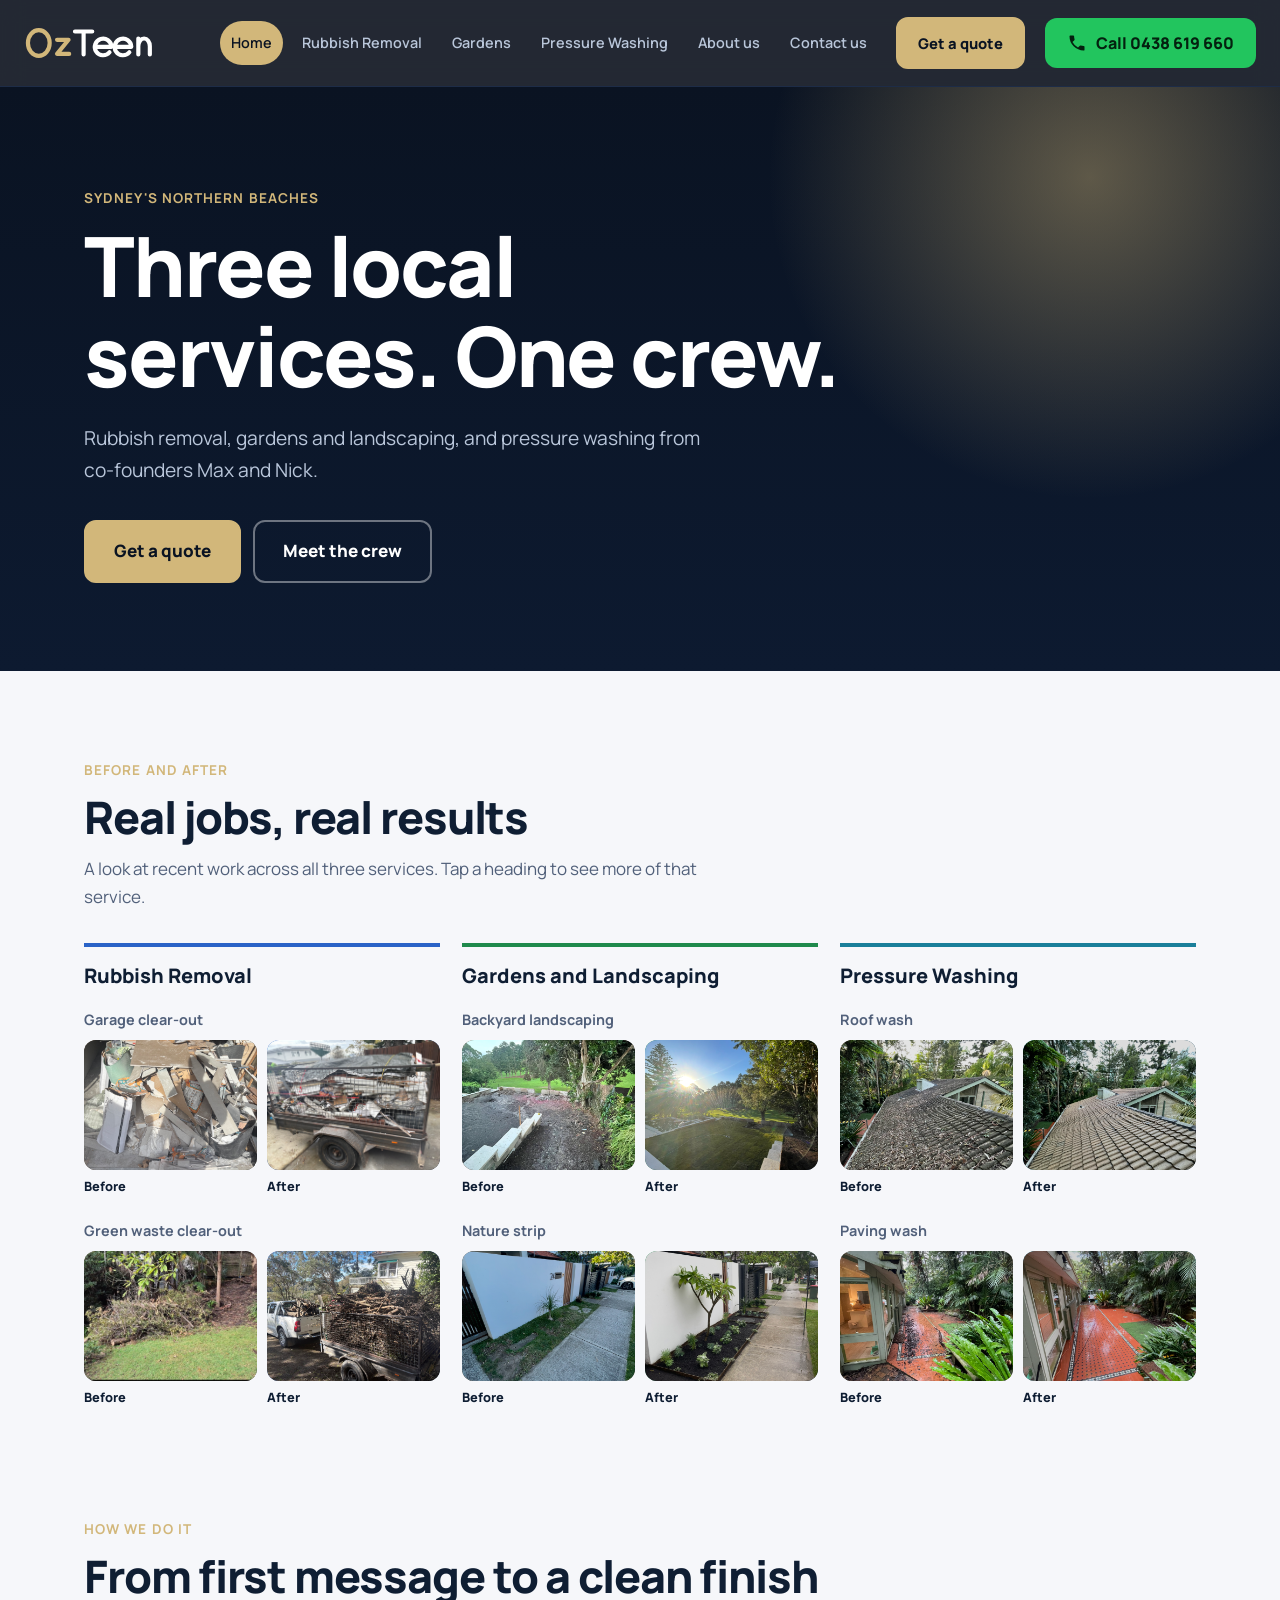
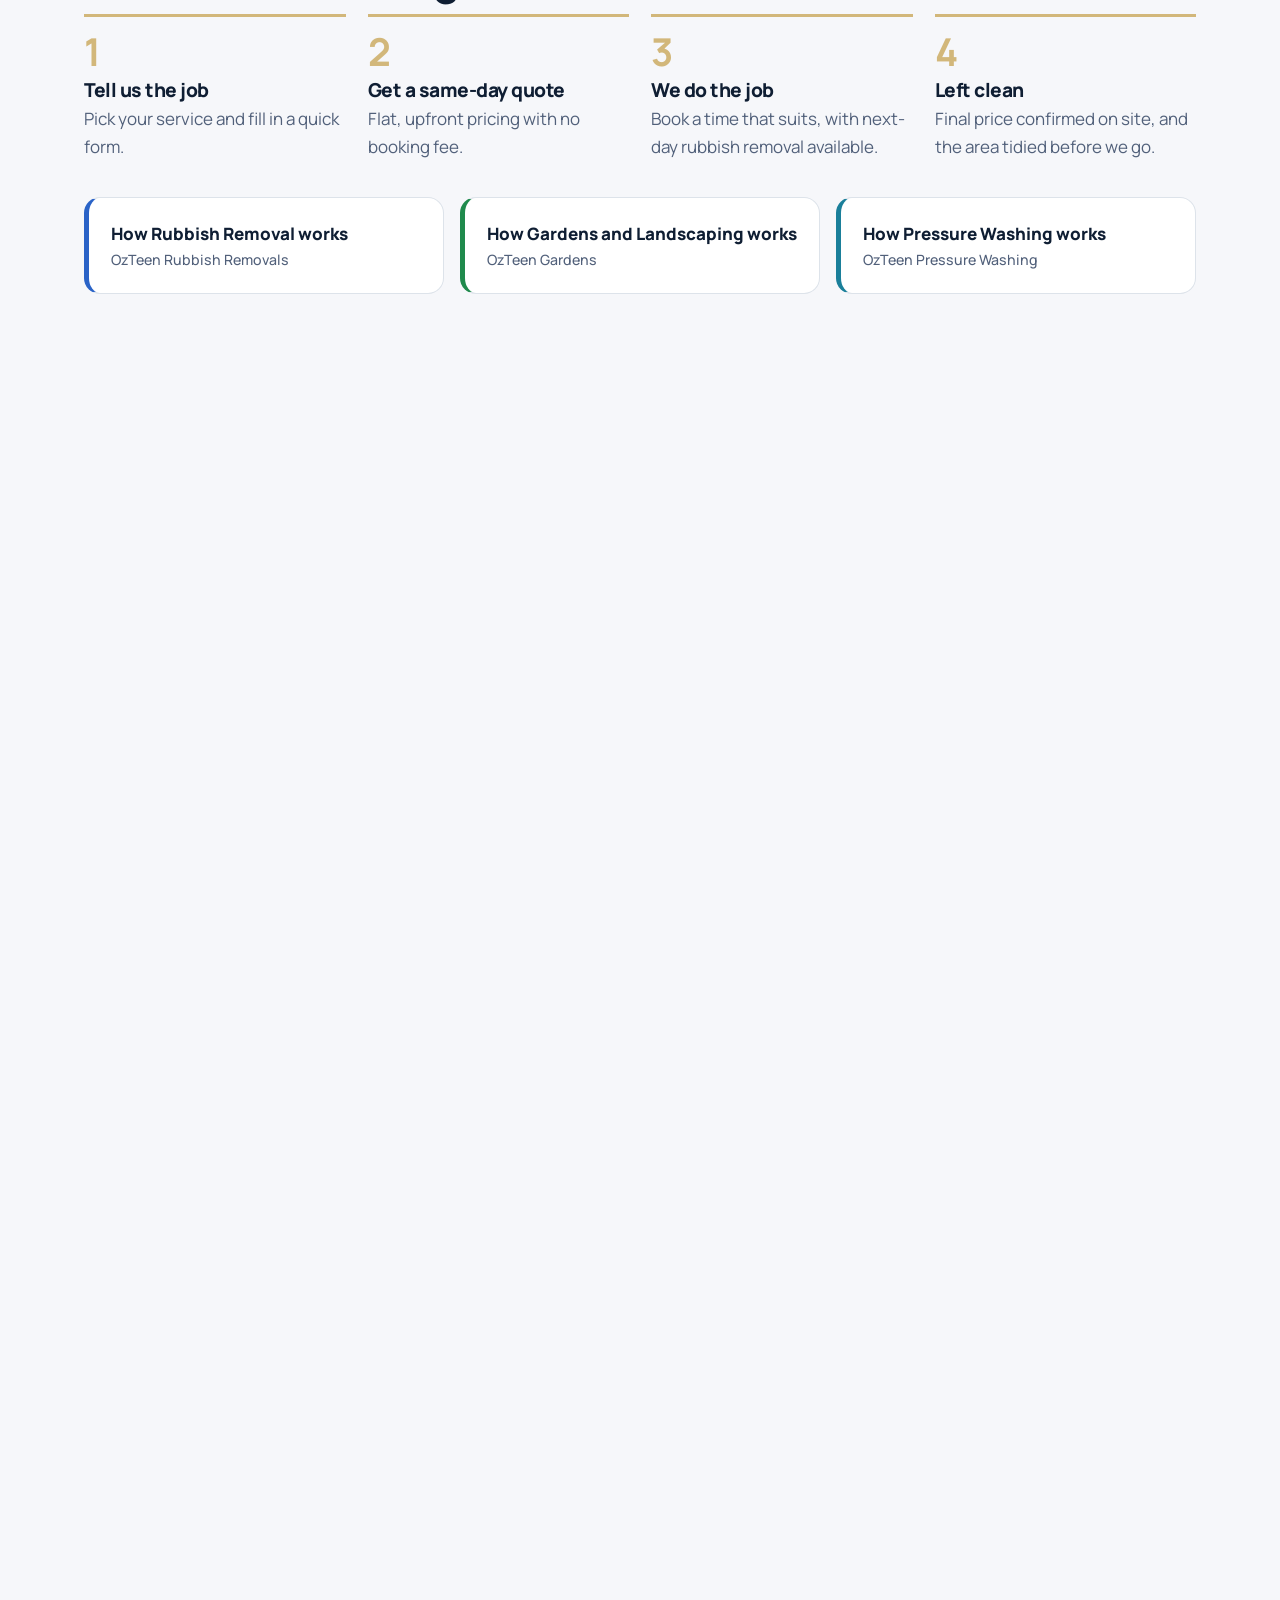
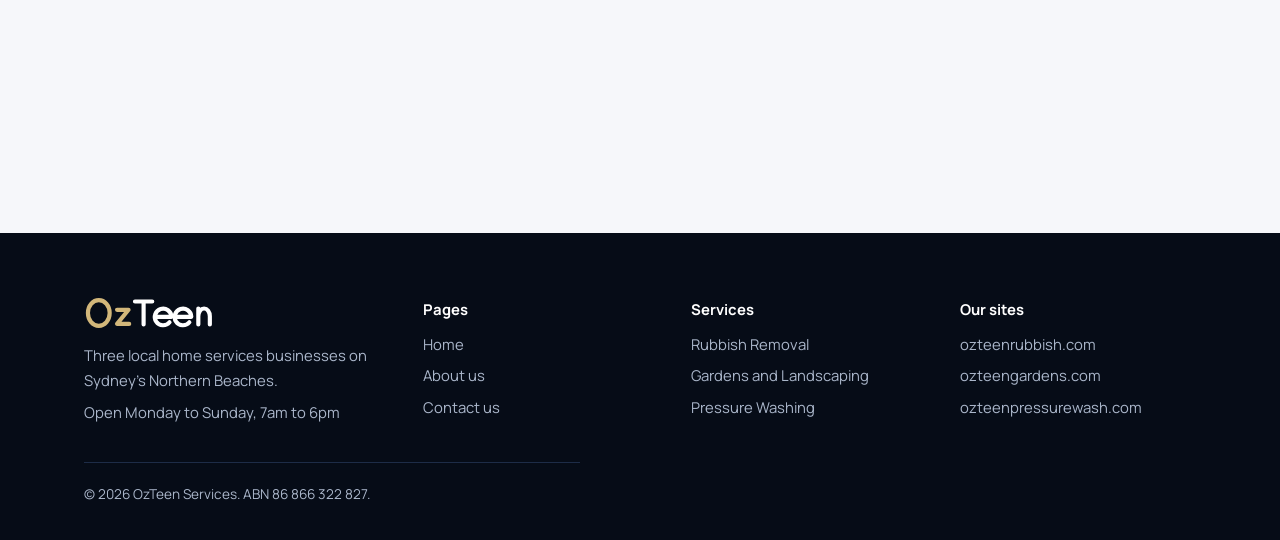
<file: index.html>
<!DOCTYPE html>
<html lang="en-AU">
<head>
<meta charset="utf-8">
<meta name="viewport" content="width=device-width, initial-scale=1, viewport-fit=cover">
<title>OzTeen Services | Rubbish Removal, Gardens and Pressure Washing, Northern Beaches</title>
<meta name="description" content="OzTeen Services is a group of local home services businesses on Sydney's Northern Beaches: rubbish removal, gardens and landscaping, and pressure washing. Same-day quotes.">
<link rel="canonical" href="https://ozteen.com/">
<meta property="og:type" content="website">
<meta property="og:site_name" content="OzTeen Services">
<meta property="og:title" content="OzTeen Services | Rubbish Removal, Gardens and Pressure Washing, Northern Beaches">
<meta property="og:description" content="OzTeen Services is a group of local home services businesses on Sydney's Northern Beaches: rubbish removal, gardens and landscaping, and pressure washing. Same-day quotes.">
<meta property="og:url" content="https://ozteen.com/">
<link rel="icon" href="favicon.svg" type="image/svg+xml">
<link rel="preconnect" href="https://fonts.googleapis.com">
<link rel="preconnect" href="https://fonts.gstatic.com" crossorigin>
<link href="https://fonts.googleapis.com/css2?family=Manrope:wght@400;600;700;800&display=swap" rel="stylesheet">
<link rel="stylesheet" href="style.css">
<noscript><style>.rv{opacity:1;transform:none}</style></noscript>
<script type="application/ld+json">{"@context":"https://schema.org","@graph":[{"@type":"WebSite","name":"OzTeen Services","url":"https://ozteen.com/"},{"@type":"Organization","name":"OzTeen Services","url":"https://ozteen.com/","areaServed":"Northern Beaches, Sydney","sameAs":["https://ozteenrubbish.com","https://ozteengardens.com","https://ozteenpressurewash.com"]}]}</script>
</head>
<body>
<svg width="0" height="0" style="position:absolute" aria-hidden="true"><symbol id="lg" viewBox="0 0 410 100"><g fill="none" stroke-width="13" stroke-linecap="round" stroke-linejoin="round"><g stroke="#D2B77A"><ellipse cx="45" cy="50" rx="34" ry="40"/><path d="M102 40H138L102 84H140"/></g><g stroke="#fff"><path d="M158 14H212M185 14V86"/><path d="M220 62H272A26 26 0 1 0 266 79"/><path d="M282 62H334A26 26 0 1 0 328 79"/><path d="M356 36V86M356 60A18 24 0 0 1 392 60V86"/></g></g></symbol></svg>
<header><div class="w bar">
<a href="index.html" aria-label="OzTeen Services home"><svg class="logo" role="img" aria-label="OzTeen"><use href="#lg"/></svg></a>
<button class="menu" aria-label="Open menu" aria-expanded="false"></button>
<nav id="nav" aria-label="Main"><a href="index.html" class="on" aria-current="page">Home</a><a href="rubbish-removal.html">Rubbish Removal</a><a href="gardens-landscaping.html">Gardens</a><a href="pressure-washing.html">Pressure Washing</a><a href="about.html">About us</a><a href="contact.html">Contact us</a><a class="btn" href="contact.html">Get a quote</a></nav>
<a class="callbtn" href="tel:0438619660" aria-label="Call OzTeen on 0438 619 660"><svg viewBox="0 0 24 24" width="20" height="20" aria-hidden="true"><path fill="currentColor" d="M6.6 10.8a15.1 15.1 0 0 0 6.6 6.6l2.2-2.2a1 1 0 0 1 1-.25 11.4 11.4 0 0 0 3.6.57 1 1 0 0 1 1 1V20a1 1 0 0 1-1 1A17 17 0 0 1 3 4a1 1 0 0 1 1-1h3.5a1 1 0 0 1 1 1c0 1.25.2 2.45.57 3.6a1 1 0 0 1-.25 1z"/></svg><span class="ct-full">Call 0438 619 660</span><span class="ct-short">Call now</span></a>
</div></header>
<main id="main">
<section class="hero"><div class="w"><span class="kick" style="color:#d2b77a">Sydney's Northern Beaches</span><h1>Three local services. One crew.</h1><p class="l">Rubbish removal, gardens and landscaping, and pressure washing from co-founders Max and Nick.</p><div class="acts"><a class="btn" href="contact.html">Get a quote</a><a class="btn g" href="about.html">Meet the crew</a></div></div></section>
<section class="sec rv"><div class="w"><span class="kick">Before and after</span><h2>Real jobs, real results</h2><p class="mute" style="margin-bottom:32px">A look at recent work across all three services. Tap a heading to see more of that service.</p><div class="g3"><div style="--c:var(--c1)"><a class="gh" href="rubbish-removal.html">Rubbish Removal</a><div class="pr"><p class="pt">Garage clear-out</p><div class="pair"><figure><div class="ph"><img src="Before%20Garage%20copy.jpeg" alt="Before: Garage clear-out" loading="lazy" onerror="this.remove()"></div><figcaption>Before</figcaption></figure><figure class="a"><div class="ph"><img src="After%20Garage%20copy.jpeg" alt="After: Garage clear-out" loading="lazy" onerror="this.remove()"></div><figcaption>After</figcaption></figure></div></div><div class="pr"><p class="pt">Green waste clear-out</p><div class="pair"><figure><div class="ph"><img src="Before%20Garden%20copy.jpeg" alt="Before: Green waste clear-out" loading="lazy" onerror="this.remove()"></div><figcaption>Before</figcaption></figure><figure class="a"><div class="ph"><img src="After%20Garden%20copy.jpeg" alt="After: Green waste clear-out" loading="lazy" onerror="this.remove()"></div><figcaption>After</figcaption></figure></div></div></div><div style="--c:var(--c2)"><a class="gh" href="gardens-landscaping.html">Gardens and Landscaping</a><div class="pr"><p class="pt">Backyard landscaping</p><div class="pair"><figure><div class="ph"><img src="Landscaping%20Backyard%202%20Before%20copy.png" alt="Before: Backyard landscaping" loading="lazy" onerror="this.remove()"></div><figcaption>Before</figcaption></figure><figure class="a"><div class="ph"><img src="Landscaping%20Backyard%202%20After%20copy.png" alt="After: Backyard landscaping" loading="lazy" onerror="this.remove()"></div><figcaption>After</figcaption></figure></div></div><div class="pr"><p class="pt">Nature strip</p><div class="pair"><figure><div class="ph"><img src="Landscaping%20Nature%20Strip%20Before%20copy.png" alt="Before: Nature strip" loading="lazy" onerror="this.remove()"></div><figcaption>Before</figcaption></figure><figure class="a"><div class="ph"><img src="Landscaping%20Nature%20Strip%20After%20copy.jpg" alt="After: Nature strip" loading="lazy" onerror="this.remove()"></div><figcaption>After</figcaption></figure></div></div></div><div style="--c:var(--c3)"><a class="gh" href="pressure-washing.html">Pressure Washing</a><div class="pr"><p class="pt">Roof wash</p><div class="pair"><figure><div class="ph"><img src="Roof%20Before%20copy.png" alt="Before: Roof wash" loading="lazy" onerror="this.remove()"></div><figcaption>Before</figcaption></figure><figure class="a"><div class="ph"><img src="Roof%20After%20copy.png" alt="After: Roof wash" loading="lazy" onerror="this.remove()"></div><figcaption>After</figcaption></figure></div></div><div class="pr"><p class="pt">Paving wash</p><div class="pair"><figure><div class="ph"><img src="Pressure%20Before%202%20copy.png" alt="Before: Paving wash" loading="lazy" onerror="this.remove()"></div><figcaption>Before</figcaption></figure><figure class="a"><div class="ph"><img src="Pressure%20After%202%20copy.png" alt="After: Paving wash" loading="lazy" onerror="this.remove()"></div><figcaption>After</figcaption></figure></div></div></div></div></div></section>
<section class="sec rv" style="padding-top:0"><div class="w"><span class="kick">How we do it</span><h2>From first message to a clean finish</h2><div class="steps s4" style="--c:var(--gold)"><div class="st"><b>1</b><h3>Tell us the job</h3><p class="mute">Pick your service and fill in a quick form.</p></div><div class="st"><b>2</b><h3>Get a same-day quote</h3><p class="mute">Flat, upfront pricing with no booking fee.</p></div><div class="st"><b>3</b><h3>We do the job</h3><p class="mute">Book a time that suits, with next-day rubbish removal available.</p></div><div class="st"><b>4</b><h3>Left clean</h3><p class="mute">Final price confirmed on site, and the area tidied before we go.</p></div></div><div class="more m3" style="margin-top:36px"><a href="rubbish-removal.html" style="--c:var(--c1)">How Rubbish Removal works<small>OzTeen Rubbish Removals</small></a><a href="gardens-landscaping.html" style="--c:var(--c2)">How Gardens and Landscaping works<small>OzTeen Gardens</small></a><a href="pressure-washing.html" style="--c:var(--c3)">How Pressure Washing works<small>OzTeen Pressure Washing</small></a></div></div></section>
<section class="sec rv" style="padding-top:0"><div class="w"><div class="band"><span class="kick">Our story</span><h2>Started with a ute.</h2><p>Co-founders Max and Nick have worked together in rubbish removal and landscaping since they were 16. OzTeen grew from Airtasker jobs and a ute into three local businesses.</p><div class="acts" style="margin-top:24px"><a class="btn" href="about.html">Read our story</a></div></div></div></section>
<section class="sec rv" style="padding-top:0"><div class="w"><span class="kick">Google reviews</span><h2>What customers say</h2><div class="rg"><blockquote><div class="stars">&#9733;&#9733;&#9733;&#9733;&#9733;</div><p>Great price, the boys were excellent in taking a large and heavy amount of my rubbish away. Quick and reliable, and they even grabbed a little extra at no extra fee.</p><cite>Lisa, 5 stars on Google</cite></blockquote><blockquote><div class="stars">&#9733;&#9733;&#9733;&#9733;&#9733;</div><p>A whole garage worth of rubbish from renovations. Professional, efficient and cleaned up. Absolutely recommend.</p><cite>Jason, Dee Why</cite></blockquote><blockquote><div class="stars">&#9733;&#9733;&#9733;&#9733;&#9733;</div><p>Very professional, great price and efficient work.</p><cite>Julia, Mosman</cite></blockquote><blockquote><div class="stars">&#9733;&#9733;&#9733;&#9733;&#9733;</div><p>Great price.</p><cite>Matthew, Frenchs Forest</cite></blockquote></div><p style="margin-top:22px"><a class="lk" style="color:var(--fg)" href="https://ozteenrubbish.com">See more reviews at ozteenrubbish.com</a></p></div></section>
<section class="sec rv" style="padding-top:0"><div class="w"><div class="band" style="text-align:center"><h2>Got a job?</h2><p style="margin:0 auto 24px">Choose your service and we will send a same-day quote.</p><div class="acts" style="justify-content:center"><a class="btn" href="contact.html">Get a quote</a><a class="btn g" href="rubbish-removal.html">Rubbish Removal</a><a class="btn g" href="gardens-landscaping.html">Gardens</a><a class="btn g" href="pressure-washing.html">Pressure Washing</a></div></div></div></section>
</main>
<footer><div class="w"><div class="fg">
<div><svg class="logo"><use href="#lg"/></svg><p style="margin-top:14px">Three local home services businesses on Sydney's Northern Beaches.</p><p style="margin-top:8px">Open Monday to Sunday, 7am to 6pm</p></div>
<div><h4>Pages</h4><ul><li><a href="index.html">Home</a></li><li><a href="about.html">About us</a></li><li><a href="contact.html">Contact us</a></li></ul></div>
<div><h4>Services</h4><ul><li><a href="rubbish-removal.html">Rubbish Removal</a></li><li><a href="gardens-landscaping.html">Gardens and Landscaping</a></li><li><a href="pressure-washing.html">Pressure Washing</a></li></ul></div>
<div><h4>Our sites</h4><ul><li><a href="https://ozteenrubbish.com">ozteenrubbish.com</a></li><li><a href="https://ozteengardens.com">ozteengardens.com</a></li><li><a href="https://ozteenpressurewash.com">ozteenpressurewash.com</a></li></ul></div>
</div><p class="leg">&copy; <span id="yr"></span> OzTeen Services. ABN 86 866 322 827.</p></div></footer>
<script src="script.js"></script>
</body>
</html>
</file>
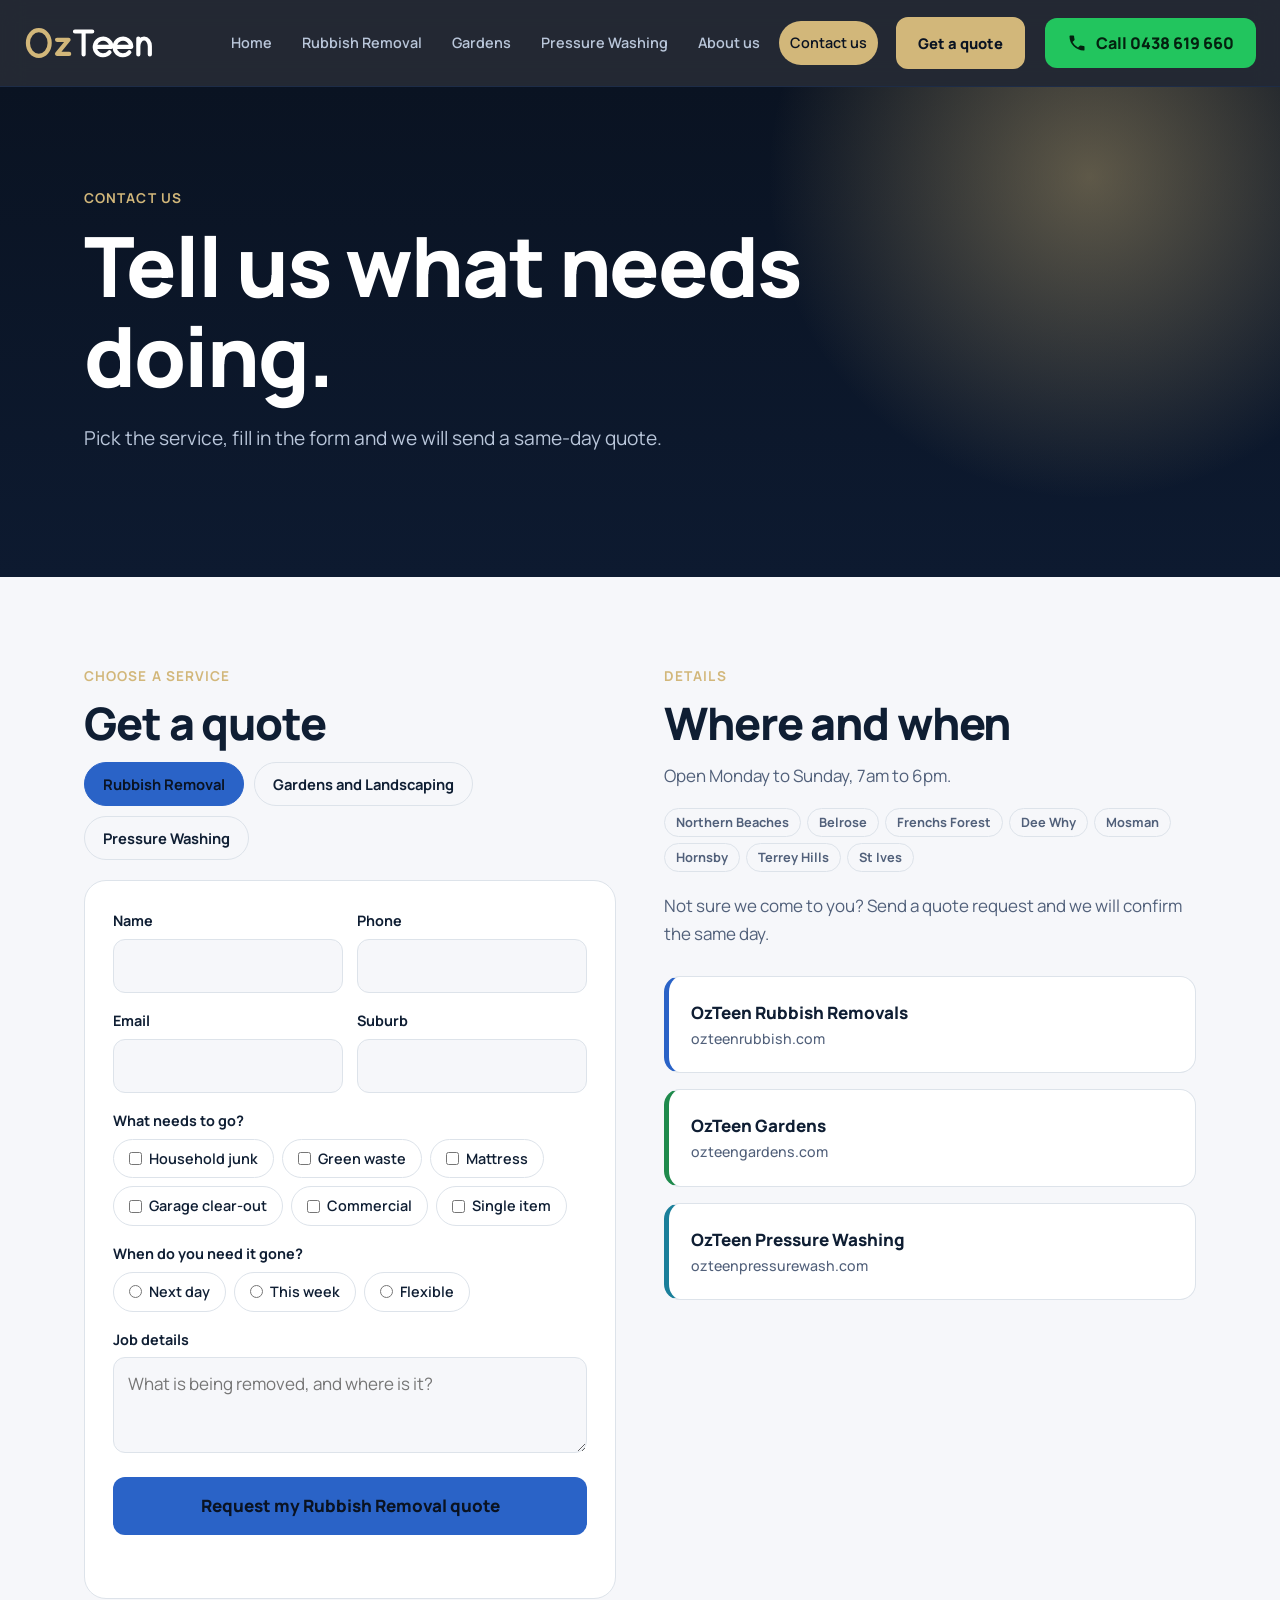
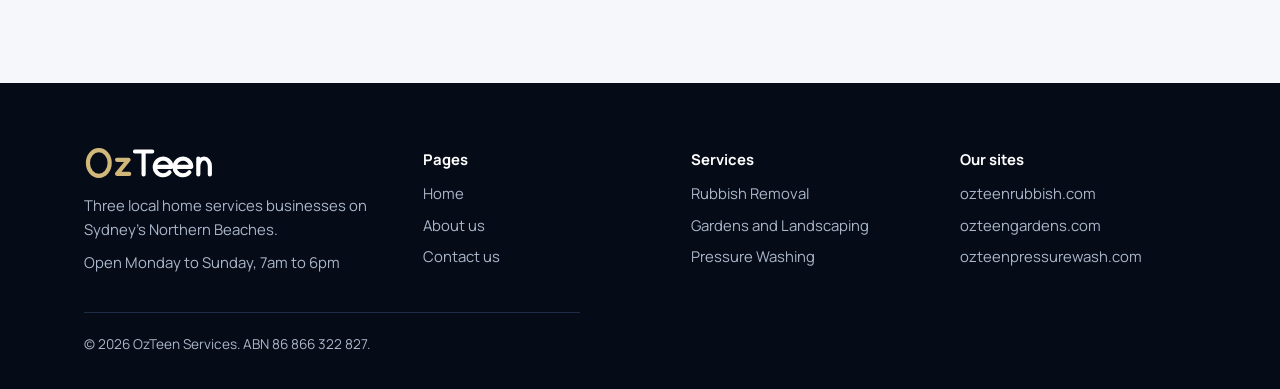
<file: contact.html>
<!DOCTYPE html>
<html lang="en-AU">
<head>
<meta charset="utf-8">
<meta name="viewport" content="width=device-width, initial-scale=1, viewport-fit=cover">
<title>Contact Us and Get a Quote | OzTeen Services</title>
<meta name="description" content="Request a same-day quote for rubbish removal, gardens and landscaping, or pressure washing on Sydney's Northern Beaches. Open Monday to Sunday, 7am to 6pm.">
<link rel="canonical" href="https://ozteenservices.com/contact.html">
<meta property="og:type" content="website">
<meta property="og:site_name" content="OzTeen Services">
<meta property="og:title" content="Contact Us and Get a Quote | OzTeen Services">
<meta property="og:description" content="Request a same-day quote for rubbish removal, gardens and landscaping, or pressure washing on Sydney's Northern Beaches. Open Monday to Sunday, 7am to 6pm.">
<meta property="og:url" content="https://ozteenservices.com/contact.html">
<link rel="icon" href="favicon.svg" type="image/svg+xml">
<link rel="preconnect" href="https://fonts.googleapis.com">
<link rel="preconnect" href="https://fonts.gstatic.com" crossorigin>
<link href="https://fonts.googleapis.com/css2?family=Manrope:wght@400;600;700;800&display=swap" rel="stylesheet">
<link rel="stylesheet" href="style.css">
<noscript><style>.rv{opacity:1;transform:none}</style></noscript>
</head>
<body>
<svg width="0" height="0" style="position:absolute" aria-hidden="true"><symbol id="lg" viewBox="0 0 410 100"><g fill="none" stroke-width="13" stroke-linecap="round" stroke-linejoin="round"><g stroke="#D2B77A"><ellipse cx="45" cy="50" rx="34" ry="40"/><path d="M102 40H138L102 84H140"/></g><g stroke="#fff"><path d="M158 14H212M185 14V86"/><path d="M220 62H272A26 26 0 1 0 266 79"/><path d="M282 62H334A26 26 0 1 0 328 79"/><path d="M356 36V86M356 60A18 24 0 0 1 392 60V86"/></g></g></symbol></svg>
<header><div class="w bar">
<a href="index.html" aria-label="OzTeen Services home"><svg class="logo" role="img" aria-label="OzTeen"><use href="#lg"/></svg></a>
<button class="menu" aria-label="Open menu" aria-expanded="false"></button>
<nav id="nav" aria-label="Main"><a href="index.html">Home</a><a href="rubbish-removal.html">Rubbish Removal</a><a href="gardens-landscaping.html">Gardens</a><a href="pressure-washing.html">Pressure Washing</a><a href="about.html">About us</a><a href="contact.html" class="on" aria-current="page">Contact us</a><a class="btn" href="contact.html">Get a quote</a></nav>
<a class="callbtn" href="tel:0438619660" aria-label="Call OzTeen on 0438 619 660"><svg viewBox="0 0 24 24" width="20" height="20" aria-hidden="true"><path fill="currentColor" d="M6.6 10.8a15.1 15.1 0 0 0 6.6 6.6l2.2-2.2a1 1 0 0 1 1-.25 11.4 11.4 0 0 0 3.6.57 1 1 0 0 1 1 1V20a1 1 0 0 1-1 1A17 17 0 0 1 3 4a1 1 0 0 1 1-1h3.5a1 1 0 0 1 1 1c0 1.25.2 2.45.57 3.6a1 1 0 0 1-.25 1z"/></svg><span class="ct-full">Call 0438 619 660</span><span class="ct-short">Call now</span></a>
</div></header>
<main id="main">
<section class="hero"><div class="w"><span class="kick" style="color:#d2b77a">Contact us</span><h1>Tell us what needs doing.</h1><p class="l">Pick the service, fill in the form and we will send a same-day quote.</p></div></section>
<section class="sec rv"><div class="w g2"><div><span class="kick">Choose a service</span><h2>Get a quote</h2><div class="tabs" id="ct"><button data-cf="rubbish" style="--c:var(--c1)" aria-selected="true">Rubbish Removal</button><button data-cf="gardens" style="--c:var(--c2)" aria-selected="false">Gardens and Landscaping</button><button data-cf="pressure" style="--c:var(--c3)" aria-selected="false">Pressure Washing</button></div><div class="cform" data-p="rubbish" style="--c:var(--c1)"><form data-svc="Rubbish Removal"><input type="checkbox" name="botcheck" tabindex="-1" autocomplete="off" aria-hidden="true" style="position:absolute;left:-9999px"><div class="r2"><div class="f"><label>Name</label><input aria-label="Name" type="text" required></div><div class="f"><label>Phone</label><input aria-label="Phone" type="tel" required></div></div><div class="r2"><div class="f"><label>Email</label><input aria-label="Email" type="email"></div><div class="f"><label>Suburb</label><input aria-label="Suburb" type="text" required></div></div><fieldset class="f"><legend>What needs to go?</legend><div class="o"><label><input type="checkbox" name="job" value="Household junk">Household junk</label><label><input type="checkbox" name="job" value="Green waste">Green waste</label><label><input type="checkbox" name="job" value="Mattress">Mattress</label><label><input type="checkbox" name="job" value="Garage clear-out">Garage clear-out</label><label><input type="checkbox" name="job" value="Commercial">Commercial</label><label><input type="checkbox" name="job" value="Single item">Single item</label></div></fieldset><fieldset class="f"><legend>When do you need it gone?</legend><div class="o"><label><input type="radio" name="timing" value="Next day">Next day</label><label><input type="radio" name="timing" value="This week">This week</label><label><input type="radio" name="timing" value="Flexible">Flexible</label></div></fieldset><div class="f"><label>Job details</label><textarea aria-label="Job details" placeholder="What is being removed, and where is it?"></textarea></div><button class="sub">Request my Rubbish Removal quote</button><p class="msg" role="status"></p></form></div><div class="cform" data-p="gardens" style="--c:var(--c2)" hidden><form data-svc="Gardens and Landscaping"><input type="checkbox" name="botcheck" tabindex="-1" autocomplete="off" aria-hidden="true" style="position:absolute;left:-9999px"><div class="r2"><div class="f"><label>Name</label><input aria-label="Name" type="text" required></div><div class="f"><label>Phone</label><input aria-label="Phone" type="tel" required></div></div><div class="r2"><div class="f"><label>Email</label><input aria-label="Email" type="email"></div><div class="f"><label>Suburb</label><input aria-label="Suburb" type="text" required></div></div><fieldset class="f"><legend>What do you need done?</legend><div class="o"><label><input type="checkbox" name="service" value="Lawn mowing">Lawn mowing</label><label><input type="checkbox" name="service" value="Hedging and pruning">Hedging and pruning</label><label><input type="checkbox" name="service" value="Garden clean-up">Garden clean-up</label><label><input type="checkbox" name="service" value="Small landscaping">Small landscaping</label><label><input type="checkbox" name="service" value="Mulching">Mulching</label><label><input type="checkbox" name="service" value="One-off tidy-up">One-off tidy-up</label></div></fieldset><fieldset class="f"><legend>How often?</legend><div class="o"><label><input type="radio" name="frequency" value="One-off">One-off</label><label><input type="radio" name="frequency" value="Regular visits">Regular visits</label><label><input type="radio" name="frequency" value="Not sure yet">Not sure yet</label></div></fieldset><div class="f"><label>Job details</label><textarea aria-label="Job details" placeholder="Tell us about the garden and the work you have in mind."></textarea></div><button class="sub">Request my Gardens and Landscaping quote</button><p class="msg" role="status"></p></form></div><div class="cform" data-p="pressure" style="--c:var(--c3)" hidden><form data-svc="Pressure Washing"><input type="checkbox" name="botcheck" tabindex="-1" autocomplete="off" aria-hidden="true" style="position:absolute;left:-9999px"><div class="r2"><div class="f"><label>Name</label><input aria-label="Name" type="text" required></div><div class="f"><label>Phone</label><input aria-label="Phone" type="tel" required></div></div><div class="r2"><div class="f"><label>Email</label><input aria-label="Email" type="email"></div><div class="f"><label>Suburb</label><input aria-label="Suburb" type="text" required></div></div><fieldset class="f"><legend>What needs washing?</legend><div class="o"><label><input type="checkbox" name="area" value="Driveway">Driveway</label><label><input type="checkbox" name="area" value="Walkways">Walkways</label><label><input type="checkbox" name="area" value="Patio">Patio</label><label><input type="checkbox" name="area" value="Other outdoor area">Other outdoor area</label></div></fieldset><div class="f"><label>Job details</label><textarea aria-label="Job details" placeholder="Roughly how big is the area, and is anything stained or mouldy?"></textarea></div><button class="sub">Request my Pressure Washing quote</button><p class="msg" role="status"></p></form></div></div>
<div><span class="kick">Details</span><h2>Where and when</h2><p class="mute">Open Monday to Sunday, 7am to 6pm.</p><div class="tag" style="margin-top:18px"><span>Northern Beaches</span><span>Belrose</span><span>Frenchs Forest</span><span>Dee Why</span><span>Mosman</span><span>Hornsby</span><span>Terrey Hills</span><span>St Ives</span></div><p class="mute">Not sure we come to you? Send a quote request and we will confirm the same day.</p><div class="more" style="margin-top:28px;grid-template-columns:1fr"><a href="https://ozteenrubbish.com" style="--c:var(--c1)">OzTeen Rubbish Removals<small>ozteenrubbish.com</small></a><a href="https://ozteengardens.com" style="--c:var(--c2)">OzTeen Gardens<small>ozteengardens.com</small></a><a href="https://ozteenpressurewash.com" style="--c:var(--c3)">OzTeen Pressure Washing<small>ozteenpressurewash.com</small></a></div></div></div></section>
</main>
<footer><div class="w"><div class="fg">
<div><svg class="logo"><use href="#lg"/></svg><p style="margin-top:14px">Three local home services businesses on Sydney's Northern Beaches.</p><p style="margin-top:8px">Open Monday to Sunday, 7am to 6pm</p></div>
<div><h4>Pages</h4><ul><li><a href="index.html">Home</a></li><li><a href="about.html">About us</a></li><li><a href="contact.html">Contact us</a></li></ul></div>
<div><h4>Services</h4><ul><li><a href="rubbish-removal.html">Rubbish Removal</a></li><li><a href="gardens-landscaping.html">Gardens and Landscaping</a></li><li><a href="pressure-washing.html">Pressure Washing</a></li></ul></div>
<div><h4>Our sites</h4><ul><li><a href="https://ozteenrubbish.com">ozteenrubbish.com</a></li><li><a href="https://ozteengardens.com">ozteengardens.com</a></li><li><a href="https://ozteenpressurewash.com">ozteenpressurewash.com</a></li></ul></div>
</div><p class="leg">&copy; <span id="yr"></span> OzTeen Services. ABN 86 866 322 827.</p></div></footer>
<script src="script.js"></script>
</body>
</html>
</file>
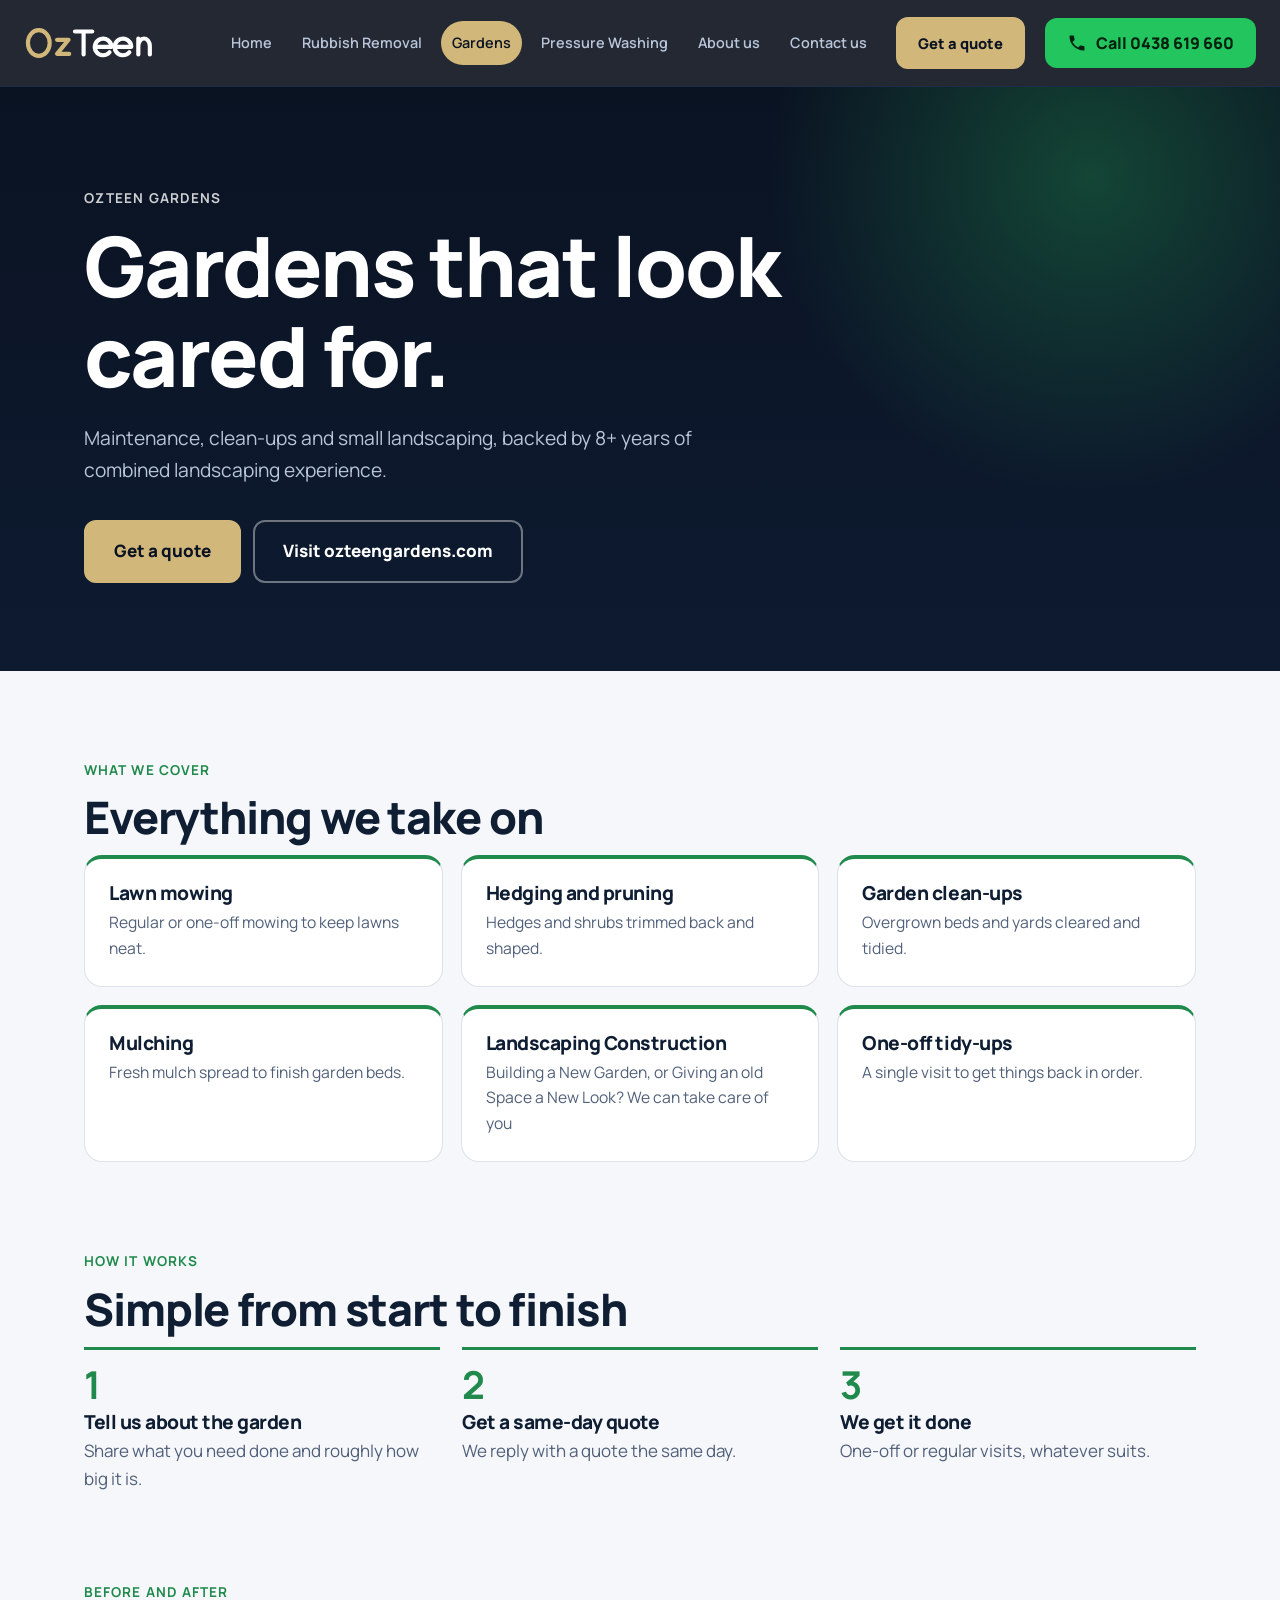
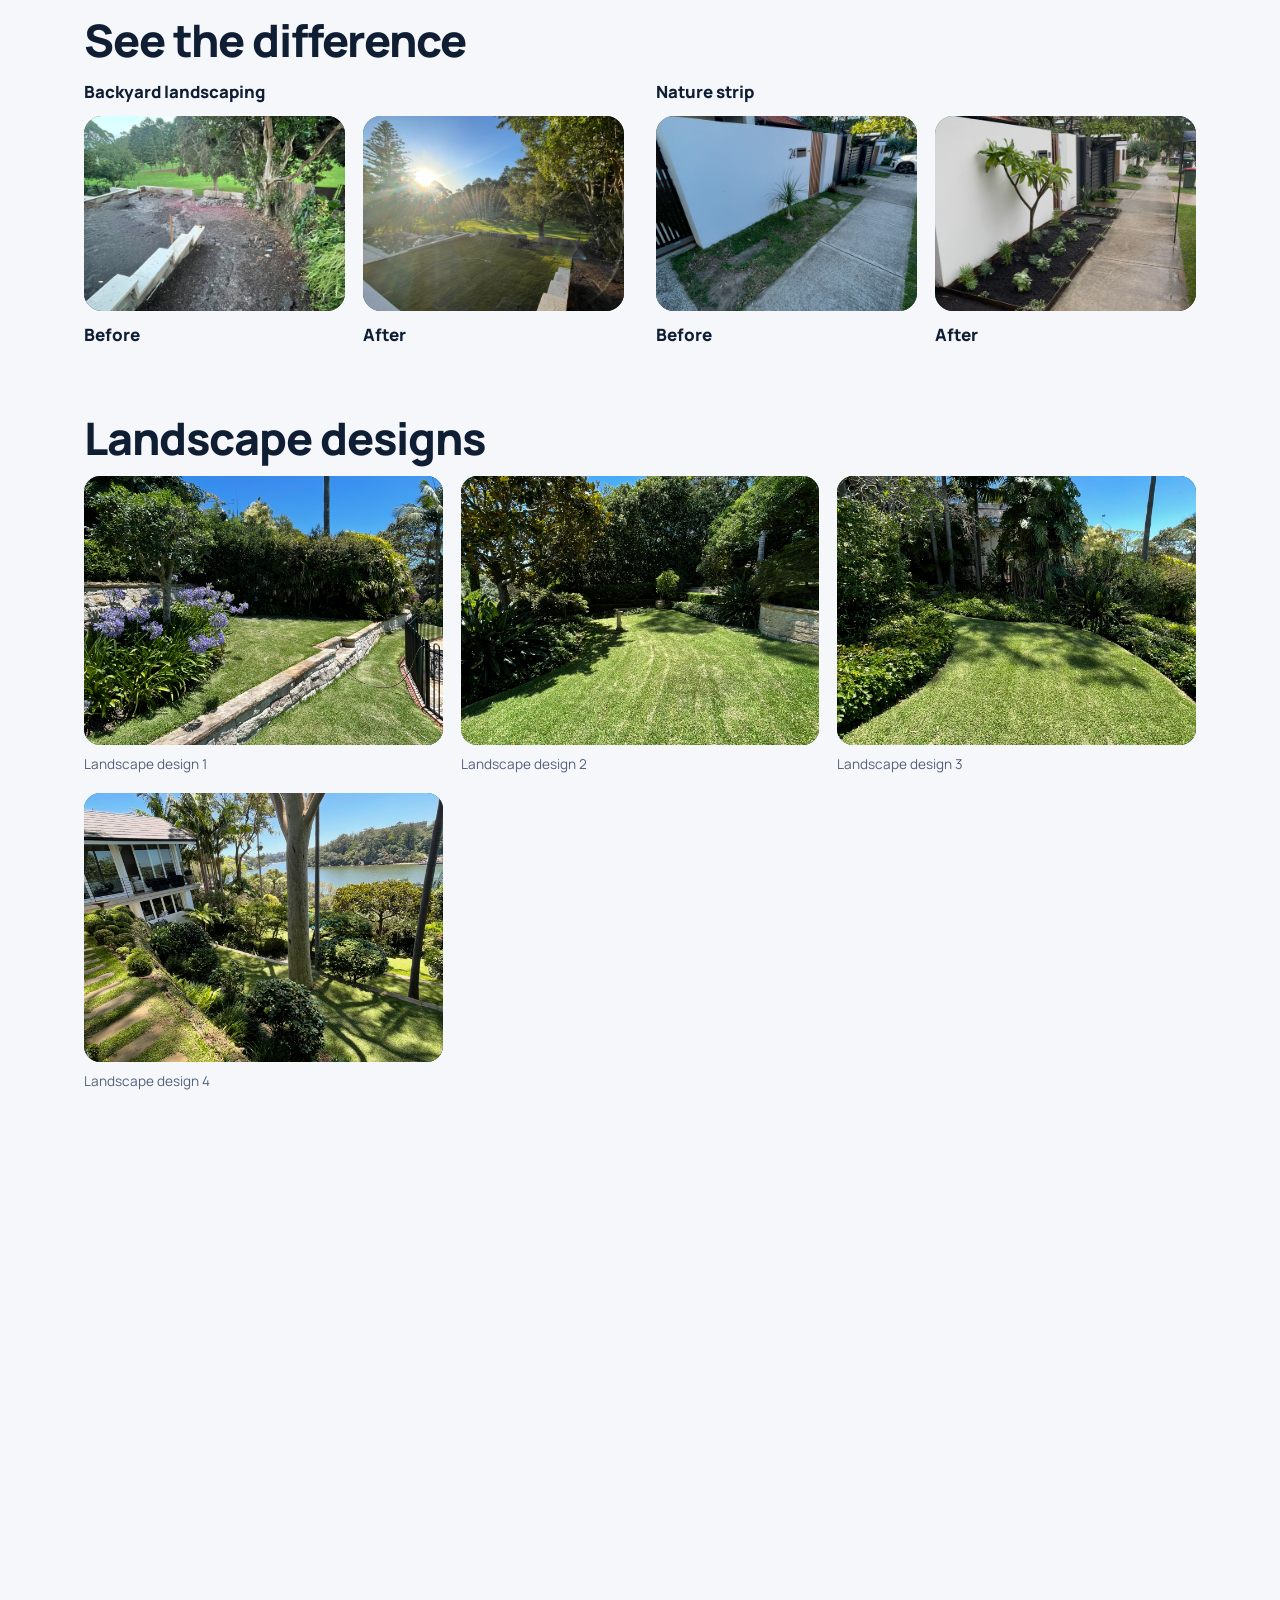
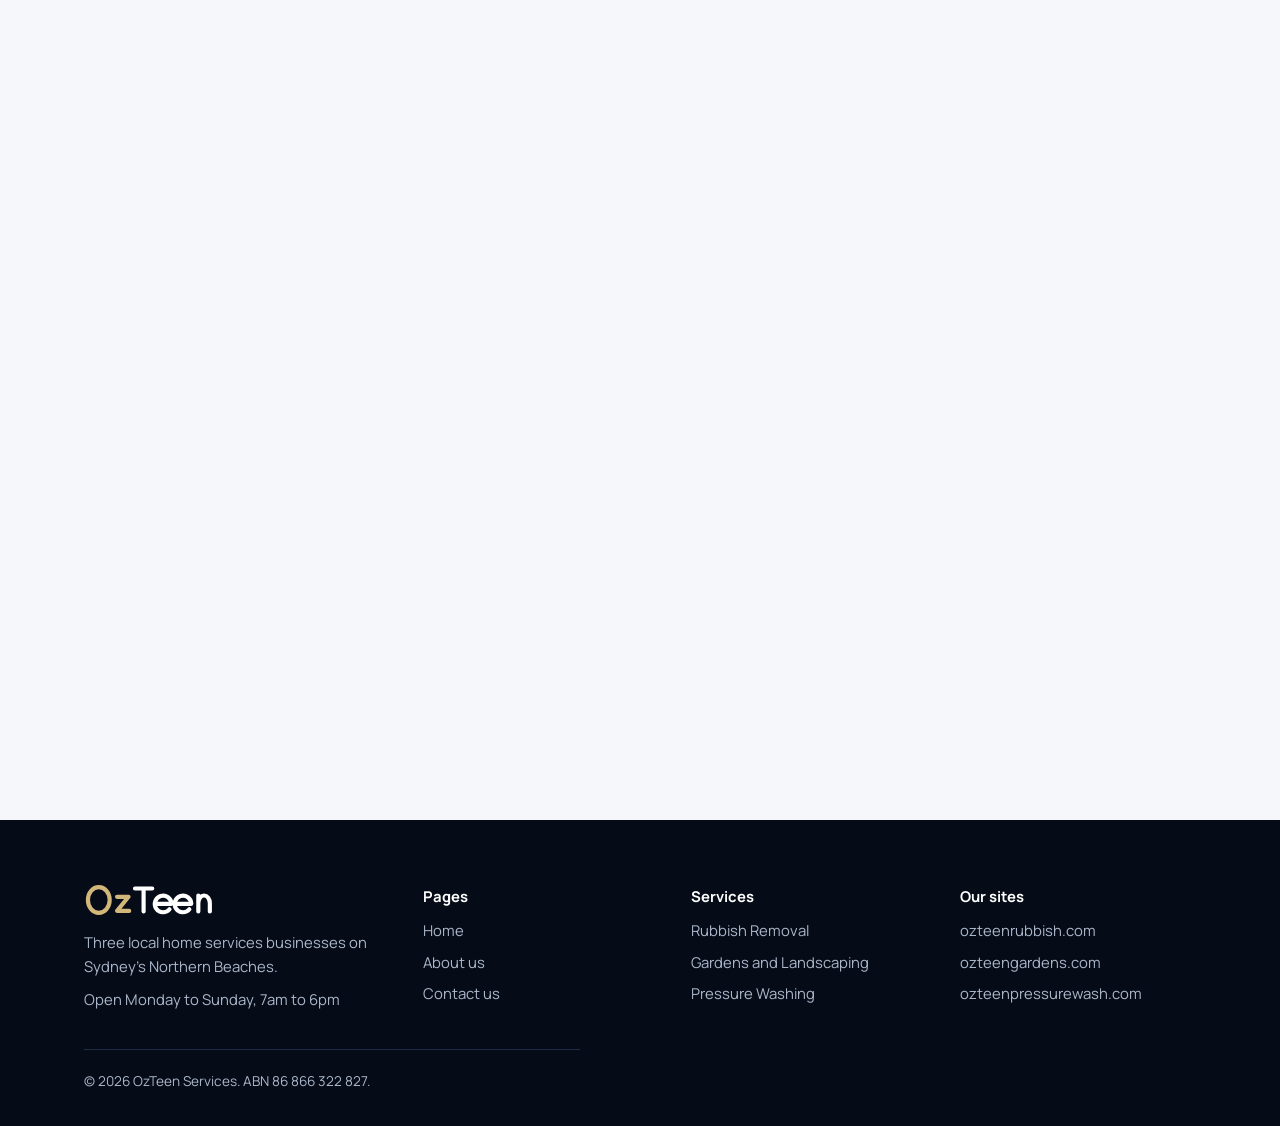
<file: gardens-landscaping.html>
<!DOCTYPE html>
<html lang="en-AU">
<head>
<meta charset="utf-8">
<meta name="viewport" content="width=device-width, initial-scale=1, viewport-fit=cover">
<title>Gardens and Landscaping Northern Beaches | OzTeen Gardens</title>
<meta name="description" content="Lawn mowing, hedging and pruning, garden clean-ups, mulching and small landscaping on Sydney's Northern Beaches, backed by 8+ years of combined experience.">
<link rel="canonical" href="https://ozteenservices.com/gardens-landscaping.html">
<meta property="og:type" content="website">
<meta property="og:site_name" content="OzTeen Services">
<meta property="og:title" content="Gardens and Landscaping Northern Beaches | OzTeen Gardens">
<meta property="og:description" content="Lawn mowing, hedging and pruning, garden clean-ups, mulching and small landscaping on Sydney's Northern Beaches, backed by 8+ years of combined experience.">
<meta property="og:url" content="https://ozteenservices.com/gardens-landscaping.html">
<link rel="icon" href="favicon.svg" type="image/svg+xml">
<link rel="preconnect" href="https://fonts.googleapis.com">
<link rel="preconnect" href="https://fonts.gstatic.com" crossorigin>
<link href="https://fonts.googleapis.com/css2?family=Manrope:wght@400;600;700;800&display=swap" rel="stylesheet">
<link rel="stylesheet" href="style.css">
<noscript><style>.rv{opacity:1;transform:none}</style></noscript>
</head>
<body>
<svg width="0" height="0" style="position:absolute" aria-hidden="true"><symbol id="lg" viewBox="0 0 410 100"><g fill="none" stroke-width="13" stroke-linecap="round" stroke-linejoin="round"><g stroke="#D2B77A"><ellipse cx="45" cy="50" rx="34" ry="40"/><path d="M102 40H138L102 84H140"/></g><g stroke="#fff"><path d="M158 14H212M185 14V86"/><path d="M220 62H272A26 26 0 1 0 266 79"/><path d="M282 62H334A26 26 0 1 0 328 79"/><path d="M356 36V86M356 60A18 24 0 0 1 392 60V86"/></g></g></symbol></svg>
<header><div class="w bar">
<a href="index.html" aria-label="OzTeen Services home"><svg class="logo" role="img" aria-label="OzTeen"><use href="#lg"/></svg></a>
<button class="menu" aria-label="Open menu" aria-expanded="false"></button>
<nav id="nav" aria-label="Main"><a href="index.html">Home</a><a href="rubbish-removal.html">Rubbish Removal</a><a href="gardens-landscaping.html" class="on" aria-current="page">Gardens</a><a href="pressure-washing.html">Pressure Washing</a><a href="about.html">About us</a><a href="contact.html">Contact us</a><a class="btn" href="contact.html">Get a quote</a></nav>
<a class="callbtn" href="tel:0438619660" aria-label="Call OzTeen on 0438 619 660"><svg viewBox="0 0 24 24" width="20" height="20" aria-hidden="true"><path fill="currentColor" d="M6.6 10.8a15.1 15.1 0 0 0 6.6 6.6l2.2-2.2a1 1 0 0 1 1-.25 11.4 11.4 0 0 0 3.6.57 1 1 0 0 1 1 1V20a1 1 0 0 1-1 1A17 17 0 0 1 3 4a1 1 0 0 1 1-1h3.5a1 1 0 0 1 1 1c0 1.25.2 2.45.57 3.6a1 1 0 0 1-.25 1z"/></svg><span class="ct-full">Call 0438 619 660</span><span class="ct-short">Call now</span></a>
</div></header>
<main id="main">
<div style="--c:var(--c2)">
<section class="hero"><div class="w"><span class="kick" style="color:#fff;opacity:.8">OzTeen Gardens</span><h1>Gardens that look cared for.</h1><p class="l">Maintenance, clean-ups and small landscaping, backed by 8+ years of combined landscaping experience.</p><div class="acts"><button class="btn" data-sc="q">Get a quote</button><a class="btn g" href="https://ozteengardens.com">Visit ozteengardens.com</a></div></div></section>
<section class="sec rv"><div class="w"><span class="kick">What we cover</span><h2>Everything we take on</h2><div class="svs"><div class="sv"><h3>Lawn mowing</h3><p>Regular or one-off mowing to keep lawns neat.</p></div><div class="sv"><h3>Hedging and pruning</h3><p>Hedges and shrubs trimmed back and shaped.</p></div><div class="sv"><h3>Garden clean-ups</h3><p>Overgrown beds and yards cleared and tidied.</p></div><div class="sv"><h3>Mulching</h3><p>Fresh mulch spread to finish garden beds.</p></div><div class="sv"><h3>Landscaping Construction</h3><p>Building a New Garden, or Giving an old Space a New Look? We can take care of you </p></div><div class="sv"><h3>One-off tidy-ups</h3><p>A single visit to get things back in order.</p></div></div></div></section>
<section class="sec rv" style="padding-top:0"><div class="w"><span class="kick">How it works</span><h2>Simple from start to finish</h2><div class="steps"><div class="st"><b>1</b><h3>Tell us about the garden</h3><p class="mute">Share what you need done and roughly how big it is.</p></div><div class="st"><b>2</b><h3>Get a same-day quote</h3><p class="mute">We reply with a quote the same day.</p></div><div class="st"><b>3</b><h3>We get it done</h3><p class="mute">One-off or regular visits, whatever suits.</p></div></div></div></section>
<section class="sec rv" style="padding-top:0"><div class="w"><span class="kick">Before and after</span><h2>See the difference</h2><div class="gal"><div class="pr2"><p class="pt">Backyard landscaping</p><div class="pair"><figure><div class="ph"><img src="Landscaping%20Backyard%202%20Before%20copy.png" alt="Before: Backyard landscaping" loading="lazy" onerror="this.remove()"></div><figcaption>Before</figcaption></figure><figure class="a"><div class="ph"><img src="Landscaping%20Backyard%202%20After%20copy.png" alt="After: Backyard landscaping" loading="lazy" onerror="this.remove()"></div><figcaption>After</figcaption></figure></div></div><div class="pr2"><p class="pt">Nature strip</p><div class="pair"><figure><div class="ph"><img src="Landscaping%20Nature%20Strip%20Before%20copy.png" alt="Before: Nature strip" loading="lazy" onerror="this.remove()"></div><figcaption>Before</figcaption></figure><figure class="a"><div class="ph"><img src="Landscaping%20Nature%20Strip%20After%20copy.jpg" alt="After: Nature strip" loading="lazy" onerror="this.remove()"></div><figcaption>After</figcaption></figure></div></div></div><h2 style="margin-top:64px">Landscape designs</h2><div class="photos"><figure><div class="ph"><img src="Landscaping%20Final%20House%20Design%20copy.PNG" alt="Landscape design 1" loading="lazy" onerror="this.remove()"></div><figcaption>Landscape design 1</figcaption></figure><figure><div class="ph"><img src="Landscaping%20Final%20House%20Design%202%20copy.PNG" alt="Landscape design 2" loading="lazy" onerror="this.remove()"></div><figcaption>Landscape design 2</figcaption></figure><figure><div class="ph"><img src="Landscaping%20Final%20House%20Design%203%20copy.PNG" alt="Landscape design 3" loading="lazy" onerror="this.remove()"></div><figcaption>Landscape design 3</figcaption></figure><figure><div class="ph"><img src="Landscaping%20Final%20House%20Design%204%20copy.PNG" alt="Landscape design 4" loading="lazy" onerror="this.remove()"></div><figcaption>Landscape design 4</figcaption></figure></div></div></section>
<section class="sec rv" style="padding-top:0"><div class="w g2"><div><span class="kick">Questions</span><h2>Good to know</h2><details><summary>Do you do regular maintenance?</summary><p>Yes. We can visit once or on a regular schedule.</p></details><details><summary>Do you take on big landscaping projects?</summary><p>Absolutely, Request a Free Quote</p></details><details><summary>What experience do you have?</summary><p>8+ years of combined landscaping experience.</p></details></div><div id="q"><span class="kick">Get a quote</span><h2>Gardens and Landscaping quote</h2><form data-svc="Gardens and Landscaping"><input type="checkbox" name="botcheck" tabindex="-1" autocomplete="off" aria-hidden="true" style="position:absolute;left:-9999px"><div class="r2"><div class="f"><label>Name</label><input aria-label="Name" type="text" required></div><div class="f"><label>Phone</label><input aria-label="Phone" type="tel" required></div></div><div class="r2"><div class="f"><label>Email</label><input aria-label="Email" type="email"></div><div class="f"><label>Suburb</label><input aria-label="Suburb" type="text" required></div></div><fieldset class="f"><legend>What do you need done?</legend><div class="o"><label><input type="checkbox" name="service" value="Lawn mowing">Lawn mowing</label><label><input type="checkbox" name="service" value="Hedging and pruning">Hedging and pruning</label><label><input type="checkbox" name="service" value="Garden clean-up">Garden clean-up</label><label><input type="checkbox" name="service" value="Small landscaping">Small landscaping</label><label><input type="checkbox" name="service" value="Mulching">Mulching</label><label><input type="checkbox" name="service" value="One-off tidy-up">One-off tidy-up</label></div></fieldset><fieldset class="f"><legend>How often?</legend><div class="o"><label><input type="radio" name="frequency" value="One-off">One-off</label><label><input type="radio" name="frequency" value="Regular visits">Regular visits</label><label><input type="radio" name="frequency" value="Not sure yet">Not sure yet</label></div></fieldset><div class="f"><label>Job details</label><textarea aria-label="Job details" placeholder="Tell us about the garden and the work you have in mind."></textarea></div><button class="sub">Request my Gardens and Landscaping quote</button><p class="msg" role="status"></p></form></div></div></section>
<section class="sec rv" style="padding-top:0"><div class="w"><h2>More from OzTeen</h2><div class="more"><a href="rubbish-removal.html" style="--c:var(--c1)">Rubbish Removal<small>OzTeen Rubbish Removals</small></a><a href="pressure-washing.html" style="--c:var(--c3)">Pressure Washing<small>OzTeen Pressure Washing</small></a></div></div></section></div>
</main>
<footer><div class="w"><div class="fg">
<div><svg class="logo"><use href="#lg"/></svg><p style="margin-top:14px">Three local home services businesses on Sydney's Northern Beaches.</p><p style="margin-top:8px">Open Monday to Sunday, 7am to 6pm</p></div>
<div><h4>Pages</h4><ul><li><a href="index.html">Home</a></li><li><a href="about.html">About us</a></li><li><a href="contact.html">Contact us</a></li></ul></div>
<div><h4>Services</h4><ul><li><a href="rubbish-removal.html">Rubbish Removal</a></li><li><a href="gardens-landscaping.html">Gardens and Landscaping</a></li><li><a href="pressure-washing.html">Pressure Washing</a></li></ul></div>
<div><h4>Our sites</h4><ul><li><a href="https://ozteenrubbish.com">ozteenrubbish.com</a></li><li><a href="https://ozteengardens.com">ozteengardens.com</a></li><li><a href="https://ozteenpressurewash.com">ozteenpressurewash.com</a></li></ul></div>
</div><p class="leg">&copy; <span id="yr"></span> OzTeen Services. ABN 86 866 322 827.</p></div></footer>
<script src="script.js"></script>
</body>
</html>
</file>
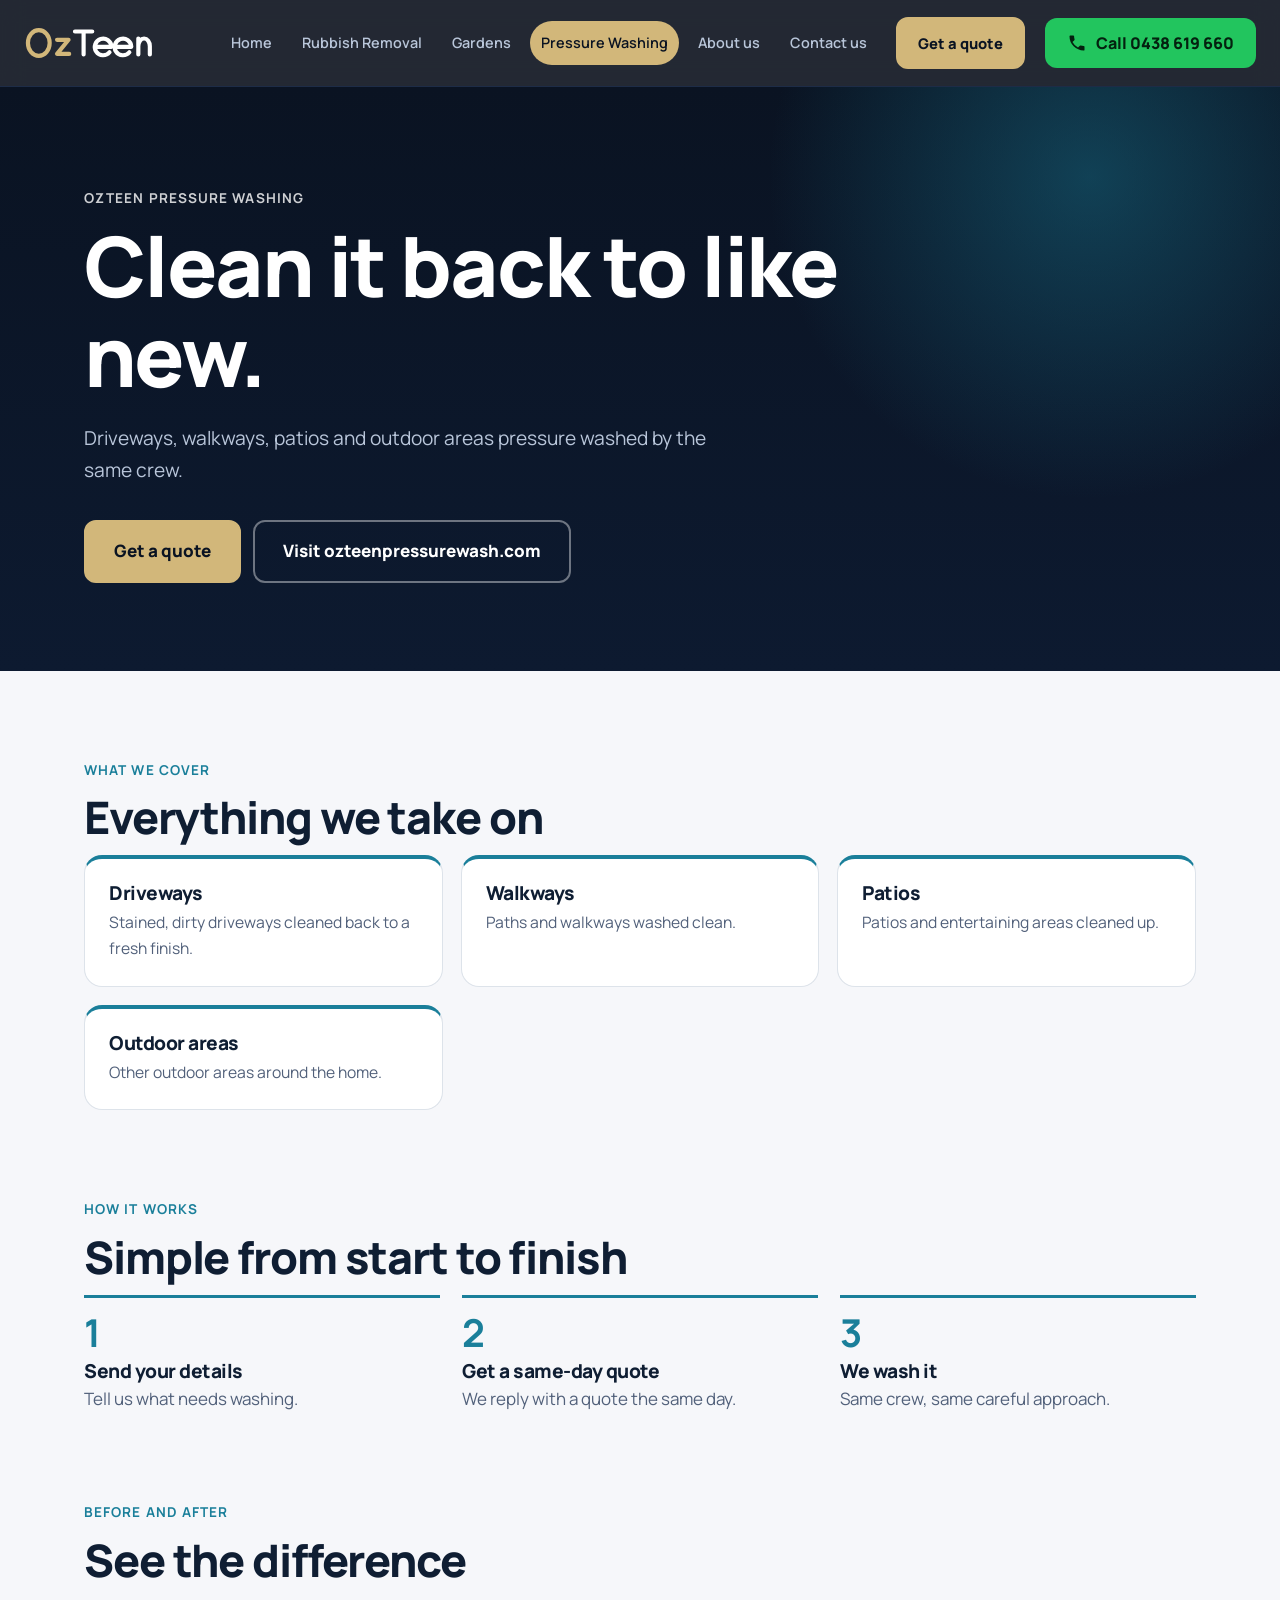
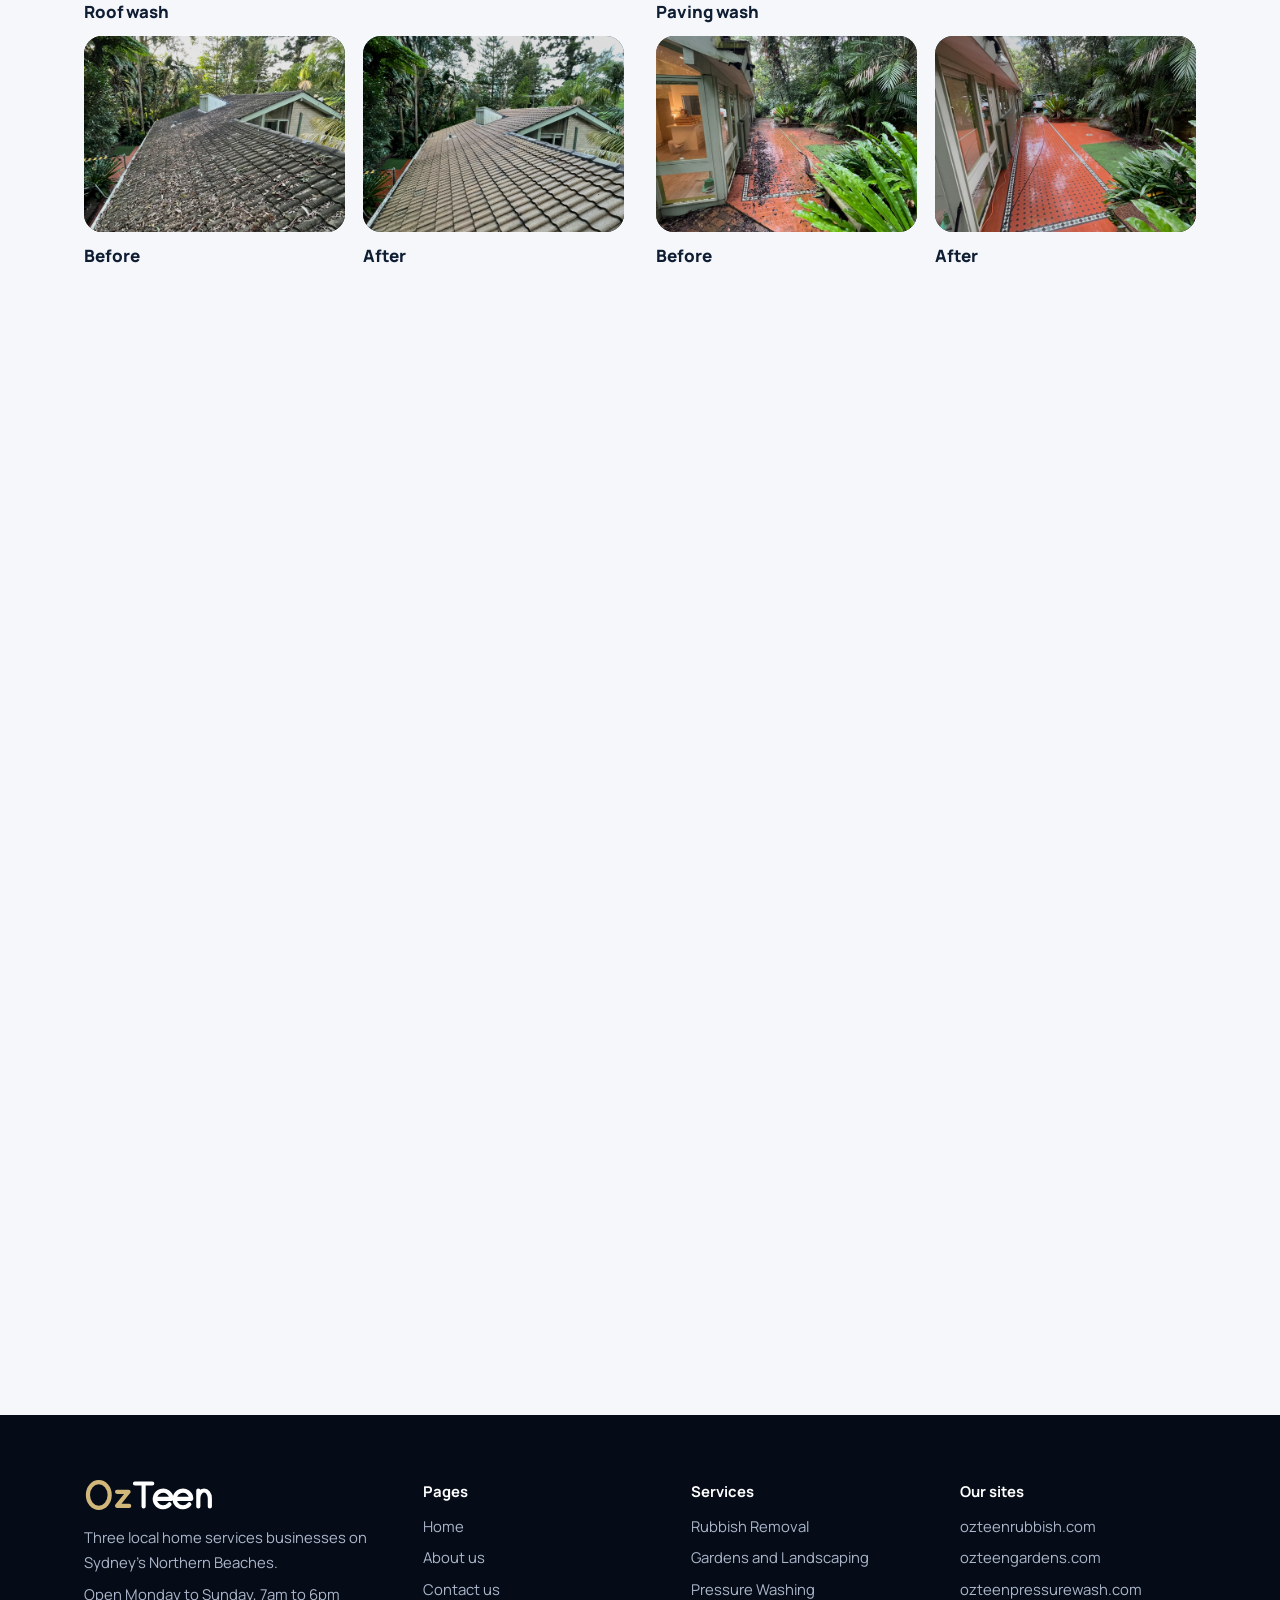
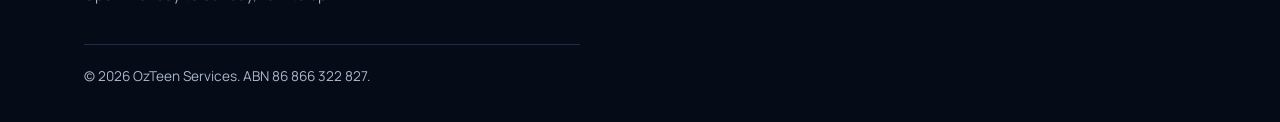
<file: pressure-washing.html>
<!DOCTYPE html>
<html lang="en-AU">
<head>
<meta charset="utf-8">
<meta name="viewport" content="width=device-width, initial-scale=1, viewport-fit=cover">
<title>Pressure Washing Northern Beaches | OzTeen Pressure Washing</title>
<meta name="description" content="Driveways, walkways, patios and outdoor areas pressure washed by the OzTeen crew on Sydney's Northern Beaches. Same-day quotes.">
<link rel="canonical" href="https://ozteenservices.com/pressure-washing.html">
<meta property="og:type" content="website">
<meta property="og:site_name" content="OzTeen Services">
<meta property="og:title" content="Pressure Washing Northern Beaches | OzTeen Pressure Washing">
<meta property="og:description" content="Driveways, walkways, patios and outdoor areas pressure washed by the OzTeen crew on Sydney's Northern Beaches. Same-day quotes.">
<meta property="og:url" content="https://ozteenservices.com/pressure-washing.html">
<link rel="icon" href="favicon.svg" type="image/svg+xml">
<link rel="preconnect" href="https://fonts.googleapis.com">
<link rel="preconnect" href="https://fonts.gstatic.com" crossorigin>
<link href="https://fonts.googleapis.com/css2?family=Manrope:wght@400;600;700;800&display=swap" rel="stylesheet">
<link rel="stylesheet" href="style.css">
<noscript><style>.rv{opacity:1;transform:none}</style></noscript>
</head>
<body>
<svg width="0" height="0" style="position:absolute" aria-hidden="true"><symbol id="lg" viewBox="0 0 410 100"><g fill="none" stroke-width="13" stroke-linecap="round" stroke-linejoin="round"><g stroke="#D2B77A"><ellipse cx="45" cy="50" rx="34" ry="40"/><path d="M102 40H138L102 84H140"/></g><g stroke="#fff"><path d="M158 14H212M185 14V86"/><path d="M220 62H272A26 26 0 1 0 266 79"/><path d="M282 62H334A26 26 0 1 0 328 79"/><path d="M356 36V86M356 60A18 24 0 0 1 392 60V86"/></g></g></symbol></svg>
<header><div class="w bar">
<a href="index.html" aria-label="OzTeen Services home"><svg class="logo" role="img" aria-label="OzTeen"><use href="#lg"/></svg></a>
<button class="menu" aria-label="Open menu" aria-expanded="false"></button>
<nav id="nav" aria-label="Main"><a href="index.html">Home</a><a href="rubbish-removal.html">Rubbish Removal</a><a href="gardens-landscaping.html">Gardens</a><a href="pressure-washing.html" class="on" aria-current="page">Pressure Washing</a><a href="about.html">About us</a><a href="contact.html">Contact us</a><a class="btn" href="contact.html">Get a quote</a></nav>
<a class="callbtn" href="tel:0438619660" aria-label="Call OzTeen on 0438 619 660"><svg viewBox="0 0 24 24" width="20" height="20" aria-hidden="true"><path fill="currentColor" d="M6.6 10.8a15.1 15.1 0 0 0 6.6 6.6l2.2-2.2a1 1 0 0 1 1-.25 11.4 11.4 0 0 0 3.6.57 1 1 0 0 1 1 1V20a1 1 0 0 1-1 1A17 17 0 0 1 3 4a1 1 0 0 1 1-1h3.5a1 1 0 0 1 1 1c0 1.25.2 2.45.57 3.6a1 1 0 0 1-.25 1z"/></svg><span class="ct-full">Call 0438 619 660</span><span class="ct-short">Call now</span></a>
</div></header>
<main id="main">
<div style="--c:var(--c3)">
<section class="hero"><div class="w"><span class="kick" style="color:#fff;opacity:.8">OzTeen Pressure Washing</span><h1>Clean it back to like new.</h1><p class="l">Driveways, walkways, patios and outdoor areas pressure washed by the same crew.</p><div class="acts"><button class="btn" data-sc="q">Get a quote</button><a class="btn g" href="https://ozteenpressurewash.com">Visit ozteenpressurewash.com</a></div></div></section>
<section class="sec rv"><div class="w"><span class="kick">What we cover</span><h2>Everything we take on</h2><div class="svs"><div class="sv"><h3>Driveways</h3><p>Stained, dirty driveways cleaned back to a fresh finish.</p></div><div class="sv"><h3>Walkways</h3><p>Paths and walkways washed clean.</p></div><div class="sv"><h3>Patios</h3><p>Patios and entertaining areas cleaned up.</p></div><div class="sv"><h3>Outdoor areas</h3><p>Other outdoor areas around the home.</p></div></div></div></section>
<section class="sec rv" style="padding-top:0"><div class="w"><span class="kick">How it works</span><h2>Simple from start to finish</h2><div class="steps"><div class="st"><b>1</b><h3>Send your details</h3><p class="mute">Tell us what needs washing.</p></div><div class="st"><b>2</b><h3>Get a same-day quote</h3><p class="mute">We reply with a quote the same day.</p></div><div class="st"><b>3</b><h3>We wash it</h3><p class="mute">Same crew, same careful approach.</p></div></div></div></section>
<section class="sec rv" style="padding-top:0"><div class="w"><span class="kick">Before and after</span><h2>See the difference</h2><div class="gal"><div class="pr2"><p class="pt">Roof wash</p><div class="pair"><figure><div class="ph"><img src="Roof%20Before%20copy.png" alt="Before: Roof wash" loading="lazy" onerror="this.remove()"></div><figcaption>Before</figcaption></figure><figure class="a"><div class="ph"><img src="Roof%20After%20copy.png" alt="After: Roof wash" loading="lazy" onerror="this.remove()"></div><figcaption>After</figcaption></figure></div></div><div class="pr2"><p class="pt">Paving wash</p><div class="pair"><figure><div class="ph"><img src="Pressure%20Before%202%20copy.png" alt="Before: Paving wash" loading="lazy" onerror="this.remove()"></div><figcaption>Before</figcaption></figure><figure class="a"><div class="ph"><img src="Pressure%20After%202%20copy.png" alt="After: Paving wash" loading="lazy" onerror="this.remove()"></div><figcaption>After</figcaption></figure></div></div></div></div></section>
<section class="sec rv" style="padding-top:0"><div class="w g2"><div><span class="kick">Questions</span><h2>Good to know</h2><details><summary>What can you wash?</summary><p>Driveways, walkways, patios and other outdoor areas.</p></details><details><summary>How do I get a quote?</summary><p>Fill in the form on this page and we reply the same day.</p></details><details><summary>Is this a separate business?</summary><p>Yes, OzTeen Pressure Washing is the newest OzTeen business, run by the same crew.</p></details></div><div id="q"><span class="kick">Get a quote</span><h2>Pressure Washing quote</h2><form data-svc="Pressure Washing"><input type="checkbox" name="botcheck" tabindex="-1" autocomplete="off" aria-hidden="true" style="position:absolute;left:-9999px"><div class="r2"><div class="f"><label>Name</label><input aria-label="Name" type="text" required></div><div class="f"><label>Phone</label><input aria-label="Phone" type="tel" required></div></div><div class="r2"><div class="f"><label>Email</label><input aria-label="Email" type="email"></div><div class="f"><label>Suburb</label><input aria-label="Suburb" type="text" required></div></div><fieldset class="f"><legend>What needs washing?</legend><div class="o"><label><input type="checkbox" name="area" value="Driveway">Driveway</label><label><input type="checkbox" name="area" value="Walkways">Walkways</label><label><input type="checkbox" name="area" value="Patio">Patio</label><label><input type="checkbox" name="area" value="Other outdoor area">Other outdoor area</label></div></fieldset><div class="f"><label>Job details</label><textarea aria-label="Job details" placeholder="Roughly how big is the area, and is anything stained or mouldy?"></textarea></div><button class="sub">Request my Pressure Washing quote</button><p class="msg" role="status"></p></form></div></div></section>
<section class="sec rv" style="padding-top:0"><div class="w"><h2>More from OzTeen</h2><div class="more"><a href="rubbish-removal.html" style="--c:var(--c1)">Rubbish Removal<small>OzTeen Rubbish Removals</small></a><a href="gardens-landscaping.html" style="--c:var(--c2)">Gardens and Landscaping<small>OzTeen Gardens</small></a></div></div></section></div>
</main>
<footer><div class="w"><div class="fg">
<div><svg class="logo"><use href="#lg"/></svg><p style="margin-top:14px">Three local home services businesses on Sydney's Northern Beaches.</p><p style="margin-top:8px">Open Monday to Sunday, 7am to 6pm</p></div>
<div><h4>Pages</h4><ul><li><a href="index.html">Home</a></li><li><a href="about.html">About us</a></li><li><a href="contact.html">Contact us</a></li></ul></div>
<div><h4>Services</h4><ul><li><a href="rubbish-removal.html">Rubbish Removal</a></li><li><a href="gardens-landscaping.html">Gardens and Landscaping</a></li><li><a href="pressure-washing.html">Pressure Washing</a></li></ul></div>
<div><h4>Our sites</h4><ul><li><a href="https://ozteenrubbish.com">ozteenrubbish.com</a></li><li><a href="https://ozteengardens.com">ozteengardens.com</a></li><li><a href="https://ozteenpressurewash.com">ozteenpressurewash.com</a></li></ul></div>
</div><p class="leg">&copy; <span id="yr"></span> OzTeen Services. ABN 86 866 322 827.</p></div></footer>
<script src="script.js"></script>
</body>
</html>
</file>
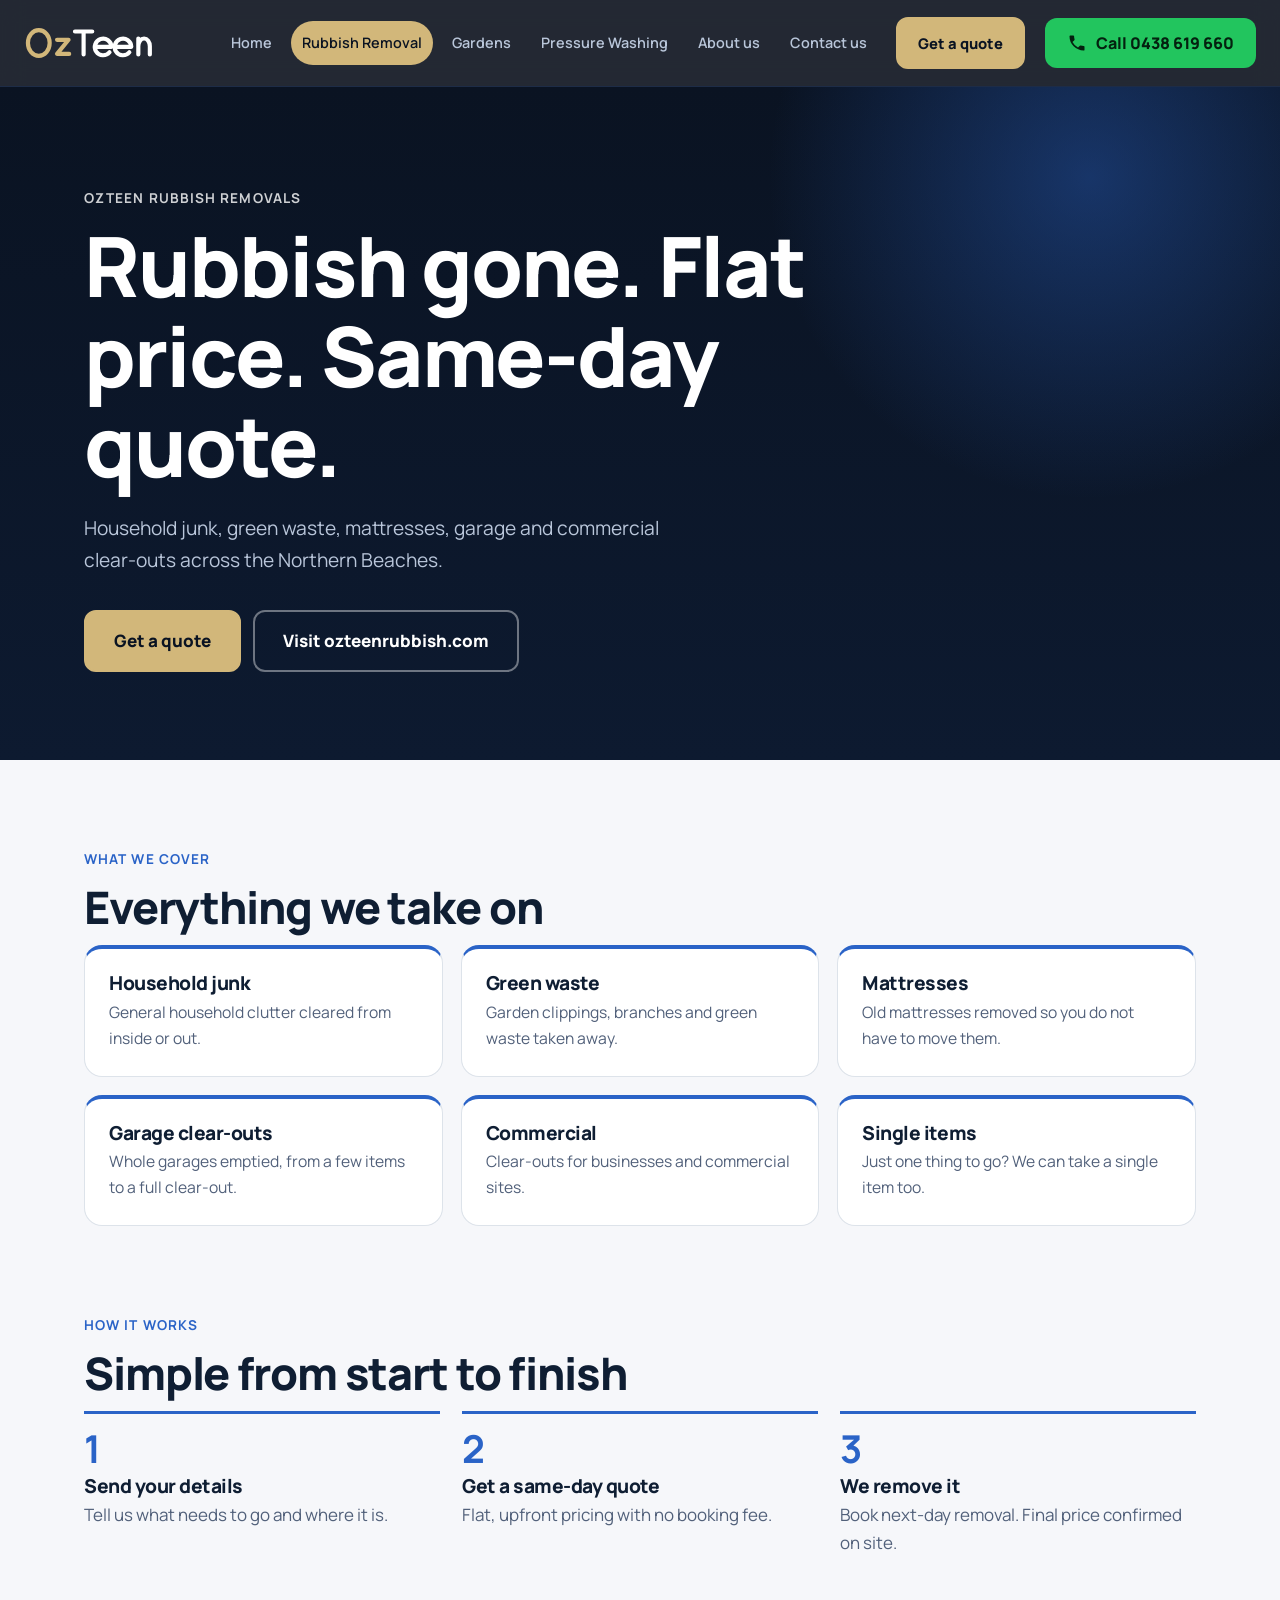
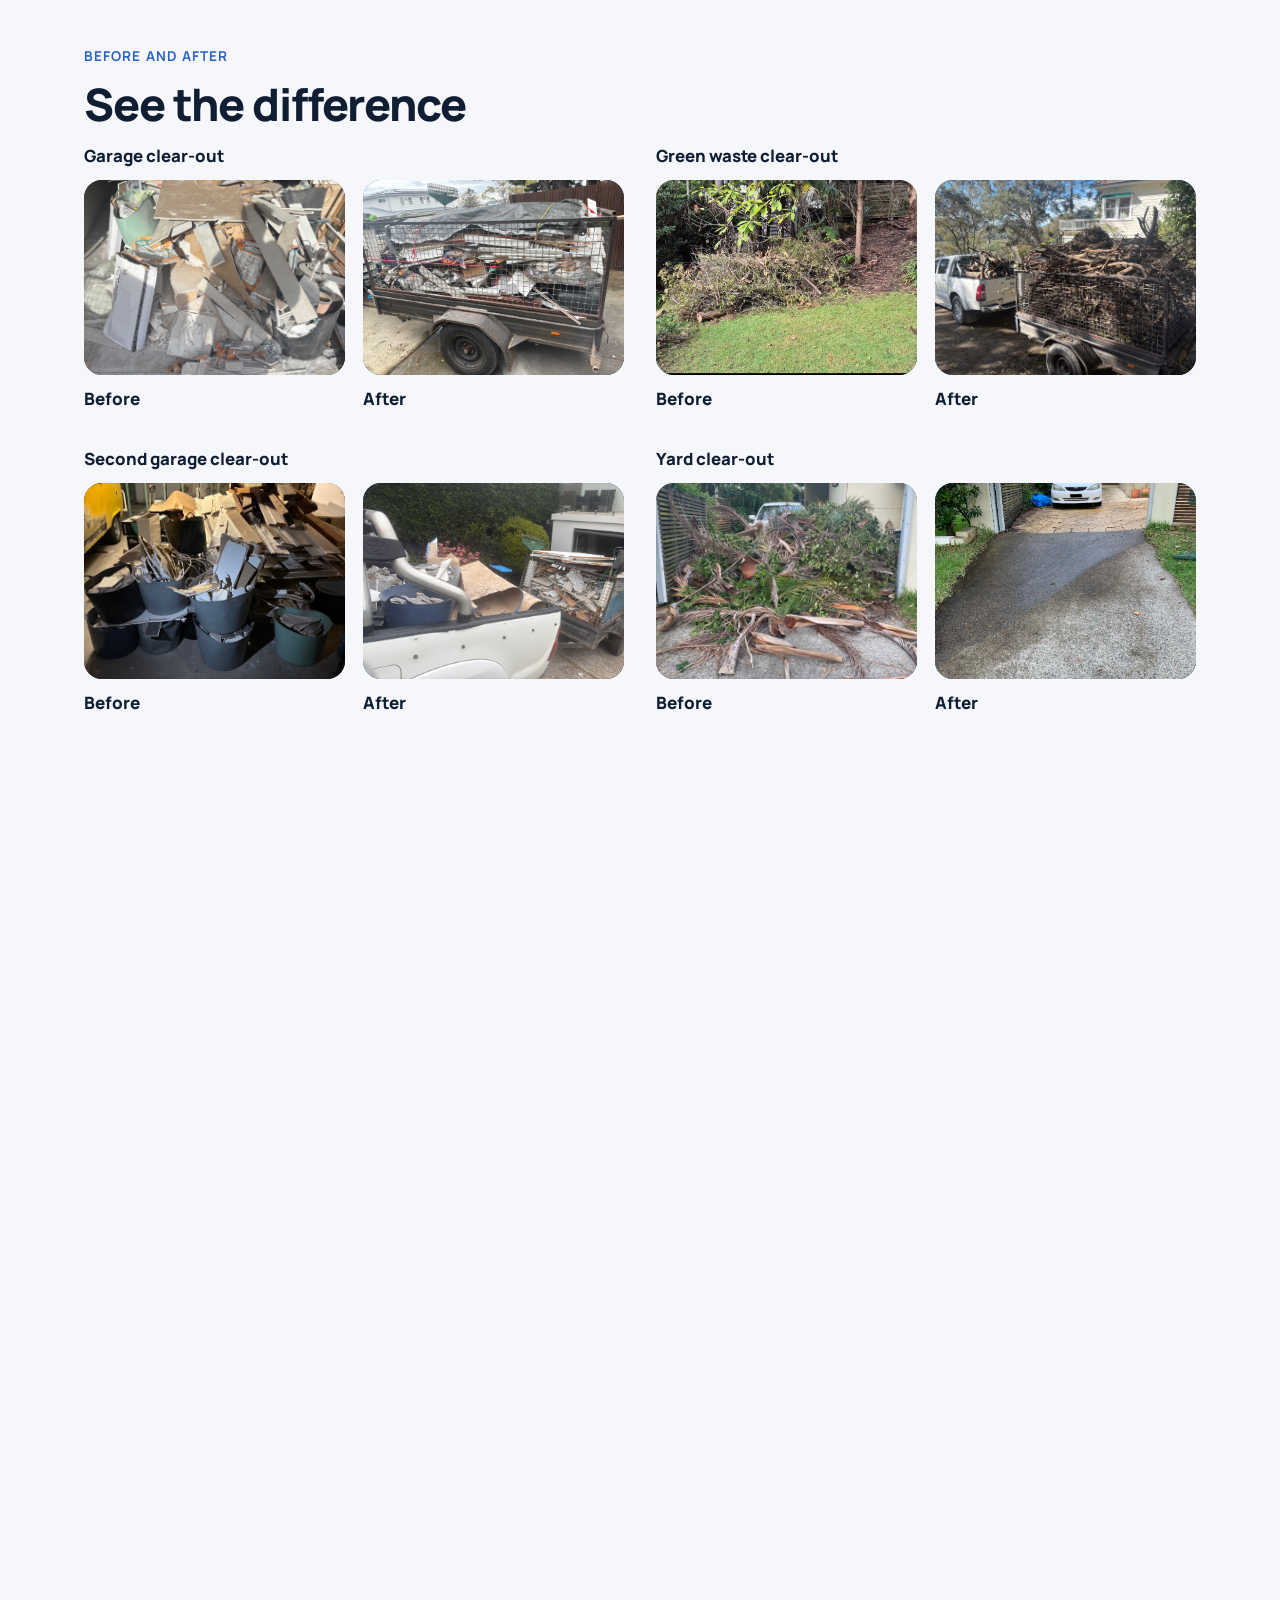
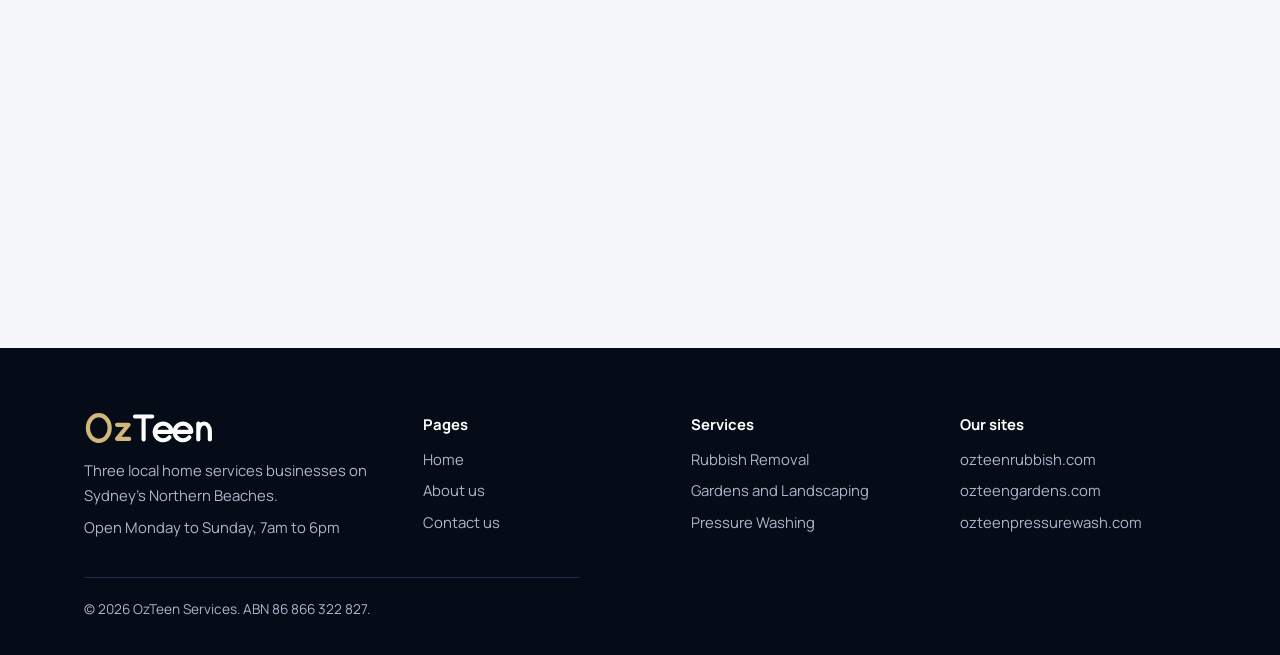
<file: rubbish-removal.html>
<!DOCTYPE html>
<html lang="en-AU">
<head>
<meta charset="utf-8">
<meta name="viewport" content="width=device-width, initial-scale=1, viewport-fit=cover">
<title>Rubbish Removal Northern Beaches | OzTeen Rubbish Removals</title>
<meta name="description" content="Household junk, green waste, mattresses, garage and commercial clear-outs on Sydney's Northern Beaches. Flat upfront pricing, same-day quotes and next-day removals.">
<link rel="canonical" href="https://ozteenservices.com/rubbish-removal.html">
<meta property="og:type" content="website">
<meta property="og:site_name" content="OzTeen Services">
<meta property="og:title" content="Rubbish Removal Northern Beaches | OzTeen Rubbish Removals">
<meta property="og:description" content="Household junk, green waste, mattresses, garage and commercial clear-outs on Sydney's Northern Beaches. Flat upfront pricing, same-day quotes and next-day removals.">
<meta property="og:url" content="https://ozteenservices.com/rubbish-removal.html">
<link rel="icon" href="favicon.svg" type="image/svg+xml">
<link rel="preconnect" href="https://fonts.googleapis.com">
<link rel="preconnect" href="https://fonts.gstatic.com" crossorigin>
<link href="https://fonts.googleapis.com/css2?family=Manrope:wght@400;600;700;800&display=swap" rel="stylesheet">
<link rel="stylesheet" href="style.css">
<noscript><style>.rv{opacity:1;transform:none}</style></noscript>
</head>
<body>
<svg width="0" height="0" style="position:absolute" aria-hidden="true"><symbol id="lg" viewBox="0 0 410 100"><g fill="none" stroke-width="13" stroke-linecap="round" stroke-linejoin="round"><g stroke="#D2B77A"><ellipse cx="45" cy="50" rx="34" ry="40"/><path d="M102 40H138L102 84H140"/></g><g stroke="#fff"><path d="M158 14H212M185 14V86"/><path d="M220 62H272A26 26 0 1 0 266 79"/><path d="M282 62H334A26 26 0 1 0 328 79"/><path d="M356 36V86M356 60A18 24 0 0 1 392 60V86"/></g></g></symbol></svg>
<header><div class="w bar">
<a href="index.html" aria-label="OzTeen Services home"><svg class="logo" role="img" aria-label="OzTeen"><use href="#lg"/></svg></a>
<button class="menu" aria-label="Open menu" aria-expanded="false"></button>
<nav id="nav" aria-label="Main"><a href="index.html">Home</a><a href="rubbish-removal.html" class="on" aria-current="page">Rubbish Removal</a><a href="gardens-landscaping.html">Gardens</a><a href="pressure-washing.html">Pressure Washing</a><a href="about.html">About us</a><a href="contact.html">Contact us</a><a class="btn" href="contact.html">Get a quote</a></nav>
<a class="callbtn" href="tel:0438619660" aria-label="Call OzTeen on 0438 619 660"><svg viewBox="0 0 24 24" width="20" height="20" aria-hidden="true"><path fill="currentColor" d="M6.6 10.8a15.1 15.1 0 0 0 6.6 6.6l2.2-2.2a1 1 0 0 1 1-.25 11.4 11.4 0 0 0 3.6.57 1 1 0 0 1 1 1V20a1 1 0 0 1-1 1A17 17 0 0 1 3 4a1 1 0 0 1 1-1h3.5a1 1 0 0 1 1 1c0 1.25.2 2.45.57 3.6a1 1 0 0 1-.25 1z"/></svg><span class="ct-full">Call 0438 619 660</span><span class="ct-short">Call now</span></a>
</div></header>
<main id="main">
<div style="--c:var(--c1)">
<section class="hero"><div class="w"><span class="kick" style="color:#fff;opacity:.8">OzTeen Rubbish Removals</span><h1>Rubbish gone. Flat price. Same-day quote.</h1><p class="l">Household junk, green waste, mattresses, garage and commercial clear-outs across the Northern Beaches.</p><div class="acts"><button class="btn" data-sc="q">Get a quote</button><a class="btn g" href="https://ozteenrubbish.com">Visit ozteenrubbish.com</a></div></div></section>
<section class="sec rv"><div class="w"><span class="kick">What we cover</span><h2>Everything we take on</h2><div class="svs"><div class="sv"><h3>Household junk</h3><p>General household clutter cleared from inside or out.</p></div><div class="sv"><h3>Green waste</h3><p>Garden clippings, branches and green waste taken away.</p></div><div class="sv"><h3>Mattresses</h3><p>Old mattresses removed so you do not have to move them.</p></div><div class="sv"><h3>Garage clear-outs</h3><p>Whole garages emptied, from a few items to a full clear-out.</p></div><div class="sv"><h3>Commercial</h3><p>Clear-outs for businesses and commercial sites.</p></div><div class="sv"><h3>Single items</h3><p>Just one thing to go? We can take a single item too.</p></div></div></div></section>
<section class="sec rv" style="padding-top:0"><div class="w"><span class="kick">How it works</span><h2>Simple from start to finish</h2><div class="steps"><div class="st"><b>1</b><h3>Send your details</h3><p class="mute">Tell us what needs to go and where it is.</p></div><div class="st"><b>2</b><h3>Get a same-day quote</h3><p class="mute">Flat, upfront pricing with no booking fee.</p></div><div class="st"><b>3</b><h3>We remove it</h3><p class="mute">Book next-day removal. Final price confirmed on site.</p></div></div></div></section>
<section class="sec rv" style="padding-top:0"><div class="w"><span class="kick">Before and after</span><h2>See the difference</h2><div class="gal"><div class="pr2"><p class="pt">Garage clear-out</p><div class="pair"><figure><div class="ph"><img src="Before%20Garage%20copy.jpeg" alt="Before: Garage clear-out" loading="lazy" onerror="this.remove()"></div><figcaption>Before</figcaption></figure><figure class="a"><div class="ph"><img src="After%20Garage%20copy.jpeg" alt="After: Garage clear-out" loading="lazy" onerror="this.remove()"></div><figcaption>After</figcaption></figure></div></div><div class="pr2"><p class="pt">Green waste clear-out</p><div class="pair"><figure><div class="ph"><img src="Before%20Garden%20copy.jpeg" alt="Before: Green waste clear-out" loading="lazy" onerror="this.remove()"></div><figcaption>Before</figcaption></figure><figure class="a"><div class="ph"><img src="After%20Garden%20copy.jpeg" alt="After: Green waste clear-out" loading="lazy" onerror="this.remove()"></div><figcaption>After</figcaption></figure></div></div><div class="pr2"><p class="pt">Second garage clear-out</p><div class="pair"><figure><div class="ph"><img src="Before%20Garage%202%20copy.jpeg" alt="Before: Second garage clear-out" loading="lazy" onerror="this.remove()"></div><figcaption>Before</figcaption></figure><figure class="a"><div class="ph"><img src="After%20Garage%202%20copy.jpeg" alt="After: Second garage clear-out" loading="lazy" onerror="this.remove()"></div><figcaption>After</figcaption></figure></div></div><div class="pr2"><p class="pt">Yard clear-out</p><div class="pair"><figure><div class="ph"><img src="Before%20copy.jpeg" alt="Before: Yard clear-out" loading="lazy" onerror="this.remove()"></div><figcaption>Before</figcaption></figure><figure class="a"><div class="ph"><img src="After%20copy.jpeg" alt="After: Yard clear-out" loading="lazy" onerror="this.remove()"></div><figcaption>After</figcaption></figure></div></div></div></div></section>
<section class="sec rv" style="padding-top:0"><div class="w g2"><div><span class="kick">Questions</span><h2>Good to know</h2><details><summary>Is there a booking fee?</summary><p>No. Pricing is flat and upfront with no booking fee, and the final price is confirmed on site.</p></details><details><summary>How fast can you come?</summary><p>Quotes are same-day, and removals can be booked for the next day.</p></details><details><summary>Where do you work?</summary><p>Across the Northern Beaches and surrounding suburbs. Ask if you are unsure.</p></details></div><div id="q"><span class="kick">Get a quote</span><h2>Rubbish Removal quote</h2><form data-svc="Rubbish Removal"><input type="checkbox" name="botcheck" tabindex="-1" autocomplete="off" aria-hidden="true" style="position:absolute;left:-9999px"><div class="r2"><div class="f"><label>Name</label><input aria-label="Name" type="text" required></div><div class="f"><label>Phone</label><input aria-label="Phone" type="tel" required></div></div><div class="r2"><div class="f"><label>Email</label><input aria-label="Email" type="email"></div><div class="f"><label>Suburb</label><input aria-label="Suburb" type="text" required></div></div><fieldset class="f"><legend>What needs to go?</legend><div class="o"><label><input type="checkbox" name="job" value="Household junk">Household junk</label><label><input type="checkbox" name="job" value="Green waste">Green waste</label><label><input type="checkbox" name="job" value="Mattress">Mattress</label><label><input type="checkbox" name="job" value="Garage clear-out">Garage clear-out</label><label><input type="checkbox" name="job" value="Commercial">Commercial</label><label><input type="checkbox" name="job" value="Single item">Single item</label></div></fieldset><fieldset class="f"><legend>When do you need it gone?</legend><div class="o"><label><input type="radio" name="timing" value="Next day">Next day</label><label><input type="radio" name="timing" value="This week">This week</label><label><input type="radio" name="timing" value="Flexible">Flexible</label></div></fieldset><div class="f"><label>Job details</label><textarea aria-label="Job details" placeholder="What is being removed, and where is it?"></textarea></div><button class="sub">Request my Rubbish Removal quote</button><p class="msg" role="status"></p></form></div></div></section>
<section class="sec rv" style="padding-top:0"><div class="w"><h2>More from OzTeen</h2><div class="more"><a href="gardens-landscaping.html" style="--c:var(--c2)">Gardens and Landscaping<small>OzTeen Gardens</small></a><a href="pressure-washing.html" style="--c:var(--c3)">Pressure Washing<small>OzTeen Pressure Washing</small></a></div></div></section></div>
</main>
<footer><div class="w"><div class="fg">
<div><svg class="logo"><use href="#lg"/></svg><p style="margin-top:14px">Three local home services businesses on Sydney's Northern Beaches.</p><p style="margin-top:8px">Open Monday to Sunday, 7am to 6pm</p></div>
<div><h4>Pages</h4><ul><li><a href="index.html">Home</a></li><li><a href="about.html">About us</a></li><li><a href="contact.html">Contact us</a></li></ul></div>
<div><h4>Services</h4><ul><li><a href="rubbish-removal.html">Rubbish Removal</a></li><li><a href="gardens-landscaping.html">Gardens and Landscaping</a></li><li><a href="pressure-washing.html">Pressure Washing</a></li></ul></div>
<div><h4>Our sites</h4><ul><li><a href="https://ozteenrubbish.com">ozteenrubbish.com</a></li><li><a href="https://ozteengardens.com">ozteengardens.com</a></li><li><a href="https://ozteenpressurewash.com">ozteenpressurewash.com</a></li></ul></div>
</div><p class="leg">&copy; <span id="yr"></span> OzTeen Services. ABN 86 866 322 827.</p></div></footer>
<script src="script.js"></script>
</body>
</html>
</file>
<file: style.css>
:root{--bg:#f6f7fa;--fg:#0f1e33;--card:#fff;--mute:#51607a;--line:#dde3ea;--gold:#d2b77a;--c1:#2a63c7;--c2:#1f8a4c;--c3:#1a7f9a;box-sizing:border-box;padding-top:env(safe-area-inset-top,0px);padding-bottom:env(safe-area-inset-bottom,0px)}
@media(prefers-color-scheme:dark){:root:not([data-theme="light"]){--bg:#0a1322;--fg:#eef2f8;--card:#121f36;--mute:#9fb0c9;--line:#22324f;--c1:#5b9bff;--c2:#3ecf7a;--c3:#29c4e0}}
:root[data-theme="dark"]{--bg:#0a1322;--fg:#eef2f8;--card:#121f36;--mute:#9fb0c9;--line:#22324f;--c1:#5b9bff;--c2:#3ecf7a;--c3:#29c4e0}
*{box-sizing:border-box;margin:0;padding:0}
html{scroll-behavior:smooth;scroll-padding-top:90px}
body{font-family:Manrope,system-ui,sans-serif;background:var(--bg);color:var(--fg);line-height:1.65;font-size:17px}
a{color:inherit}
:focus-visible{outline:3px solid var(--gold);outline-offset:3px}
.w{max-width:1160px;margin:0 auto;padding:0 24px}
h1,h2,h3{line-height:1.08;letter-spacing:-.025em;font-weight:800}
h1{font-size:clamp(2.6rem,7vw,5.2rem)}
h2{font-size:clamp(1.9rem,4vw,2.8rem);margin-bottom:14px}
p{max-width:62ch}
.sec{padding:84px 0}
.mute{color:var(--mute)}
.kick{display:inline-block;font-weight:700;font-size:.85rem;letter-spacing:.08em;text-transform:uppercase;color:var(--c,var(--gold));margin-bottom:12px}
header{position:sticky;top:env(safe-area-inset-top,0px);z-index:30;background:rgba(6,12,23,.88);backdrop-filter:blur(12px);-webkit-backdrop-filter:blur(12px);border-bottom:1px solid #1d2c47}
.bar{display:flex;align-items:center;justify-content:space-between;height:86px;gap:32px}
.band{background:linear-gradient(135deg,#0a1322,#14233c);color:#fff;border-radius:28px;padding:56px;position:relative;overflow:hidden}
.band p{color:#b9c6da}
.logo{width:132px;height:32px;display:block;flex-shrink:0}
nav{display:flex;gap:8px;align-items:center;margin-left:auto}
nav a{text-decoration:none;color:#b9c6da;font-weight:600;font-size:.92rem;padding:10px 16px;border-radius:99px;white-space:nowrap}
nav a:hover{color:#fff}
nav a.on{color:#0a1322;background:var(--gold)}
nav a.btn{color:#0a1322;padding:12px 24px;border-radius:12px;margin-left:18px;font-size:.92rem}
nav a.btn:hover{color:#0a1322}
.menu{display:none;margin-left:auto;width:48px;height:48px;border:1px solid #2a3c57;border-radius:12px;background:linear-gradient(#fff,#fff) center 16px/22px 2px no-repeat,linear-gradient(#fff,#fff) center 23px/22px 2px no-repeat,linear-gradient(#fff,#fff) center 30px/22px 2px no-repeat;cursor:pointer}
.menu[aria-expanded=true]{background-color:#14233c}
.btn{display:inline-block;background:var(--gold);color:#0a1322;font-weight:800;text-decoration:none;padding:15px 28px;border-radius:12px;border:2px solid var(--gold);cursor:pointer;font:inherit;font-weight:800;transition:transform .15s,box-shadow .15s}
.btn:hover{transform:translateY(-2px);box-shadow:0 10px 24px rgba(210,183,122,.3)}
.btn.g{background:transparent;color:#fff;border-color:rgba(255,255,255,.4)}
.btn.g:hover{border-color:#fff;box-shadow:none}
.hero{position:relative;overflow:hidden;color:#fff;background:linear-gradient(180deg,#0a1322,#0d1a30);padding:96px 0 88px}
.hero::before{content:"";position:absolute;width:700px;height:700px;right:-160px;top:-260px;border-radius:50%;background:radial-gradient(circle,color-mix(in srgb,var(--c,#d2b77a) 42%,transparent),transparent 65%);animation:fl 9s ease-in-out infinite alternate}
@keyframes fl{to{transform:translate(-60px,50px)}}
.hero .w{position:relative}
.hero h1{max-width:14ch}
.hero p.l{font-size:1.2rem;color:#b9c6da;margin:22px 0 34px;max-width:52ch}
.acts{display:flex;gap:12px;flex-wrap:wrap}
.g3{display:grid;grid-template-columns:repeat(3,1fr);gap:22px}
.g2{display:grid;grid-template-columns:1fr 1fr;gap:48px;align-items:start}
.card{background:var(--card);border:1px solid var(--line);border-radius:20px;padding:30px;transition:transform .2s,border-color .2s;position:relative;overflow:hidden}
.card:hover{transform:translateY(-6px);border-color:var(--c,var(--gold))}
.card::before{content:"";position:absolute;left:0;top:0;right:0;height:5px;background:var(--c,var(--gold))}
.card h3{font-size:1.6rem;margin-bottom:8px}
.card p{color:var(--mute);margin-bottom:16px}
.tag{display:flex;flex-wrap:wrap;gap:6px;margin-bottom:20px}
.tag span{font-size:.8rem;font-weight:700;border:1px solid var(--line);border-radius:99px;padding:3px 11px;color:var(--mute)}
.lk{display:block;font-weight:800;text-decoration:none;color:var(--c);margin-top:6px}
.lk:hover{text-decoration:underline}
.ext{font-size:.85rem;font-weight:600;color:var(--mute)}
.pick{background:var(--card);border:1px solid var(--line);border-radius:24px;padding:36px}
.chips{display:flex;flex-wrap:wrap;gap:10px;margin:18px 0}
.chips button,.tabs button{font:inherit;font-weight:700;font-size:.92rem;background:transparent;color:var(--fg);border:1.5px solid var(--line);border-radius:99px;padding:9px 18px;cursor:pointer;transition:all .15s}
.chips button:hover,.tabs button:hover{border-color:var(--c,var(--gold))}
.tabs button[aria-selected=true],.chips button.s{background:var(--c,var(--gold));border-color:var(--c,var(--gold));color:#0a1322}
.res{border-left:5px solid var(--c,var(--gold));padding:14px 20px;background:var(--bg);border-radius:0 14px 14px 0;min-height:76px;margin-top:8px}
.tabs{display:flex;flex-wrap:wrap;gap:10px;margin-bottom:20px}
.steps{display:grid;grid-template-columns:repeat(3,1fr);gap:22px}
.st{border-top:3px solid var(--c);padding-top:16px}
.st b{display:block;font-size:2.4rem;color:var(--c);line-height:1;margin-bottom:8px}
.st h3{font-size:1.2rem;margin-bottom:4px}
.svs{display:grid;grid-template-columns:repeat(3,1fr);gap:18px}
.sv{background:var(--card);border:1px solid var(--line);border-top:4px solid var(--c);border-radius:18px;padding:24px;transition:transform .2s,box-shadow .2s}
.sv:hover{transform:translateY(-5px);box-shadow:0 14px 30px rgba(0,0,0,.14)}
.sv h3{font-size:1.2rem;margin-bottom:6px}
.sv p{color:var(--mute);font-size:.98rem}
.pair{display:grid;grid-template-columns:1fr 1fr;gap:18px}
.pair figure .ph{aspect-ratio:4/3;border-radius:18px;background:linear-gradient(135deg,#5a4a36,#2f2a24)}
.pair figure.a .ph{background:linear-gradient(135deg,var(--c),#0a1322)}
.pair figcaption{font-weight:800;margin-top:10px}
.steps.s4{grid-template-columns:repeat(4,1fr)}
.more.m3{grid-template-columns:repeat(3,1fr)}
.rg{display:grid;grid-template-columns:repeat(2,1fr);gap:20px}
.stars{color:var(--gold);letter-spacing:3px;font-size:1.05rem;margin-bottom:8px}
.gh{display:block;font-weight:800;font-size:1.25rem;text-decoration:none;border-top:4px solid var(--c);padding-top:12px;margin-bottom:16px;color:var(--fg)}
.gh:hover{color:var(--c)}
.pt{font-weight:700;font-size:.9rem;margin:0 0 8px;color:var(--mute)}
.pr{margin-bottom:22px}
.pr .pair{gap:10px}
.pr .pair figcaption{font-size:.8rem;margin-top:6px}
.pr .pair figure .ph{border-radius:12px}
.cap{font-size:.85rem;color:var(--mute);margin-top:10px}
details{background:var(--card);border:1px solid var(--line);border-radius:14px;margin-bottom:10px;padding:0 22px}
summary{cursor:pointer;font-weight:700;padding:18px 0;list-style:none;display:flex;justify-content:space-between;gap:12px}
summary::after{content:"+";font-size:1.4rem;line-height:1;color:var(--c,var(--gold))}
details[open] summary::after{content:"\2212"}
details p{color:var(--mute);padding-bottom:18px}
form{background:var(--card);border:1px solid var(--line);border-radius:22px;padding:28px}
.f{margin-bottom:16px;border:0}
.f label,.f legend{display:block;font-weight:700;font-size:.9rem;margin-bottom:6px}
.f input[type=text],.f input[type=email],.f input[type=tel],.f textarea{width:100%;font:inherit;padding:12px 14px;border:1px solid var(--line);border-radius:12px;background:var(--bg);color:var(--fg)}
.f textarea{min-height:96px;resize:vertical}
.f input:focus,.f textarea:focus{outline:3px solid var(--c,var(--gold));outline-offset:1px}
.r2{display:grid;grid-template-columns:1fr 1fr;gap:14px}
.o{display:flex;flex-wrap:wrap;gap:8px}
.o label{display:inline-flex;gap:7px;align-items:center;border:1.5px solid var(--line);border-radius:99px;padding:7px 15px;font-weight:600;font-size:.9rem;cursor:pointer;margin:0}
.o input{accent-color:var(--c,var(--gold))}
.o label:has(input:checked){border-color:var(--c,var(--gold));background:var(--bg)}
.sub{width:100%;background:var(--c,var(--gold));color:#0a1322;border:0;font:inherit;font-weight:800;padding:15px;border-radius:12px;cursor:pointer}
.msg{margin-top:12px;font-weight:700;min-height:1.3em}
.tl{list-style:none;border-left:3px solid var(--gold);margin-left:8px}
.tl li{position:relative;padding:0 0 30px 30px}
.tl li::before{content:"";position:absolute;left:-10px;top:7px;width:17px;height:17px;border-radius:50%;background:var(--bg);border:4px solid var(--gold)}
.tl b{display:block;font-size:1.15rem}
.tm{display:grid;grid-template-columns:1fr 1fr;gap:22px;max-width:820px}
.pic{aspect-ratio:4/3;border-radius:14px;margin-bottom:16px;background:linear-gradient(150deg,#1f3560,#0a1322);display:grid;place-items:center;font-size:4rem;font-weight:800;color:var(--gold)}
.role{color:var(--gold);font-weight:800;font-size:.9rem}
blockquote{background:var(--card);border:1px solid var(--line);border-radius:18px;padding:26px}
blockquote p{font-size:1.05rem}
blockquote cite{display:block;margin-top:12px;font-style:normal;font-weight:700;color:var(--mute);font-size:.88rem}
.more{display:grid;grid-template-columns:1fr 1fr;gap:16px}
.more a{display:block;text-decoration:none;border:1px solid var(--line);background:var(--card);border-radius:16px;padding:22px;border-left:5px solid var(--c);font-weight:800;transition:transform .15s}
.more a:hover{transform:translateX(6px)}
.more small{display:block;font-weight:500;color:var(--mute)}
footer{background:#060c17;color:#aab6ca;padding:64px 0 34px;font-size:.93rem}
.fg{display:grid;grid-template-columns:1.3fr repeat(3,1fr);gap:32px}
footer h4{color:#fff;margin-bottom:10px}
footer li{list-style:none;margin-bottom:7px}
footer a{color:#aab6ca;text-decoration:none}
footer a:hover{color:var(--gold)}
.leg{margin-top:36px;padding-top:20px;border-top:1px solid #1d2c47;font-size:.85rem}
.rv{opacity:0;transform:translateY(20px);transition:opacity .6s,transform .6s}
.rv.in{opacity:1;transform:none}
@media(max-width:900px){
 .g3,.g2,.steps,.fg,.tm,.more,.svs,.pair{grid-template-columns:1fr}.steps.s4,.more.m3,.rg{grid-template-columns:1fr}.pr .pair{grid-template-columns:1fr 1fr}
 .g2{gap:32px}.sec{padding:58px 0}.band{padding:32px}
 .menu{display:block}
 nav{display:none;position:absolute;top:86px;left:0;right:0;flex-direction:column;align-items:stretch;gap:4px;background:#060c17;padding:16px 24px 24px;border-bottom:1px solid #1d2c47;margin-left:0}
 nav a{padding:14px 16px;font-size:1rem}
 nav a.btn{margin:12px 0 0;text-align:center}
 .bar{gap:16px}
 nav.open{display:flex}
 .r2{grid-template-columns:1fr}
}
@media(prefers-reduced-motion:reduce){*{animation:none!important;transition:none!important}html{scroll-behavior:auto}.rv{opacity:1;transform:none}}
.ph{position:relative;overflow:hidden}
.ph img,.pic img{position:absolute;inset:0;width:100%;height:100%;object-fit:cover}
.pic{position:relative;overflow:hidden}
.cform[hidden]{display:none}
.gal{display:grid;grid-template-columns:repeat(2,1fr);gap:32px}
.pr2 .pt{font-weight:800;margin-bottom:10px;font-size:1.05rem;color:var(--fg)}
.photos{display:grid;grid-template-columns:repeat(3,1fr);gap:18px}
.photos figure .ph{aspect-ratio:4/3;border-radius:16px;background:linear-gradient(135deg,var(--c),#0a1322)}
.photos figcaption{font-size:.85rem;color:var(--mute);margin-top:8px}
.ph1{position:relative;overflow:hidden;aspect-ratio:4/3;border-radius:12px;background:linear-gradient(135deg,var(--c),#0a1322)}
.ph1 img{position:absolute;inset:0;width:100%;height:100%;object-fit:cover}
@media(max-width:900px){.gal,.photos{grid-template-columns:1fr}}

.bar{max-width:1360px}
.callbtn{display:inline-flex;align-items:center;gap:9px;background:#22c55e;color:#04210f;font-weight:800;font-size:1rem;text-decoration:none;padding:12px 22px;border-radius:12px;white-space:nowrap;flex-shrink:0;box-shadow:0 0 0 0 rgba(34,197,94,.55);animation:ring 2.4s ease-out infinite;transition:transform .15s,background .15s}
.callbtn:hover{background:#4ade80;transform:translateY(-2px)}
.callbtn .ct-short{display:none}
@keyframes ring{0%{box-shadow:0 0 0 0 rgba(34,197,94,.55)}70%,100%{box-shadow:0 0 0 14px rgba(34,197,94,0)}}
@media(min-width:1181px){nav a{padding:10px 11px;font-size:.9rem}nav a.btn{padding:12px 20px;margin-left:10px}.bar{gap:20px}}
@media(max-width:1180px){
 .menu{display:block;order:3;margin-left:0}
 .callbtn{order:2;margin-left:auto}
 nav{display:none;position:absolute;top:86px;left:0;right:0;flex-direction:column;align-items:stretch;gap:4px;background:#060c17;padding:16px 24px 24px;border-bottom:1px solid #1d2c47;margin-left:0}
 nav.open{display:flex}
 nav a{padding:14px 16px;font-size:1rem}
 nav a.btn{margin:12px 0 0;text-align:center}
 .bar{gap:12px}
}
@media(max-width:560px){
 .callbtn .ct-full{display:none}.callbtn .ct-short{display:inline}
 .callbtn{padding:11px 16px}.logo{width:108px;height:26px}.bar{gap:8px}
}
@media(prefers-reduced-motion:reduce){.callbtn{animation:none}}
</file>
